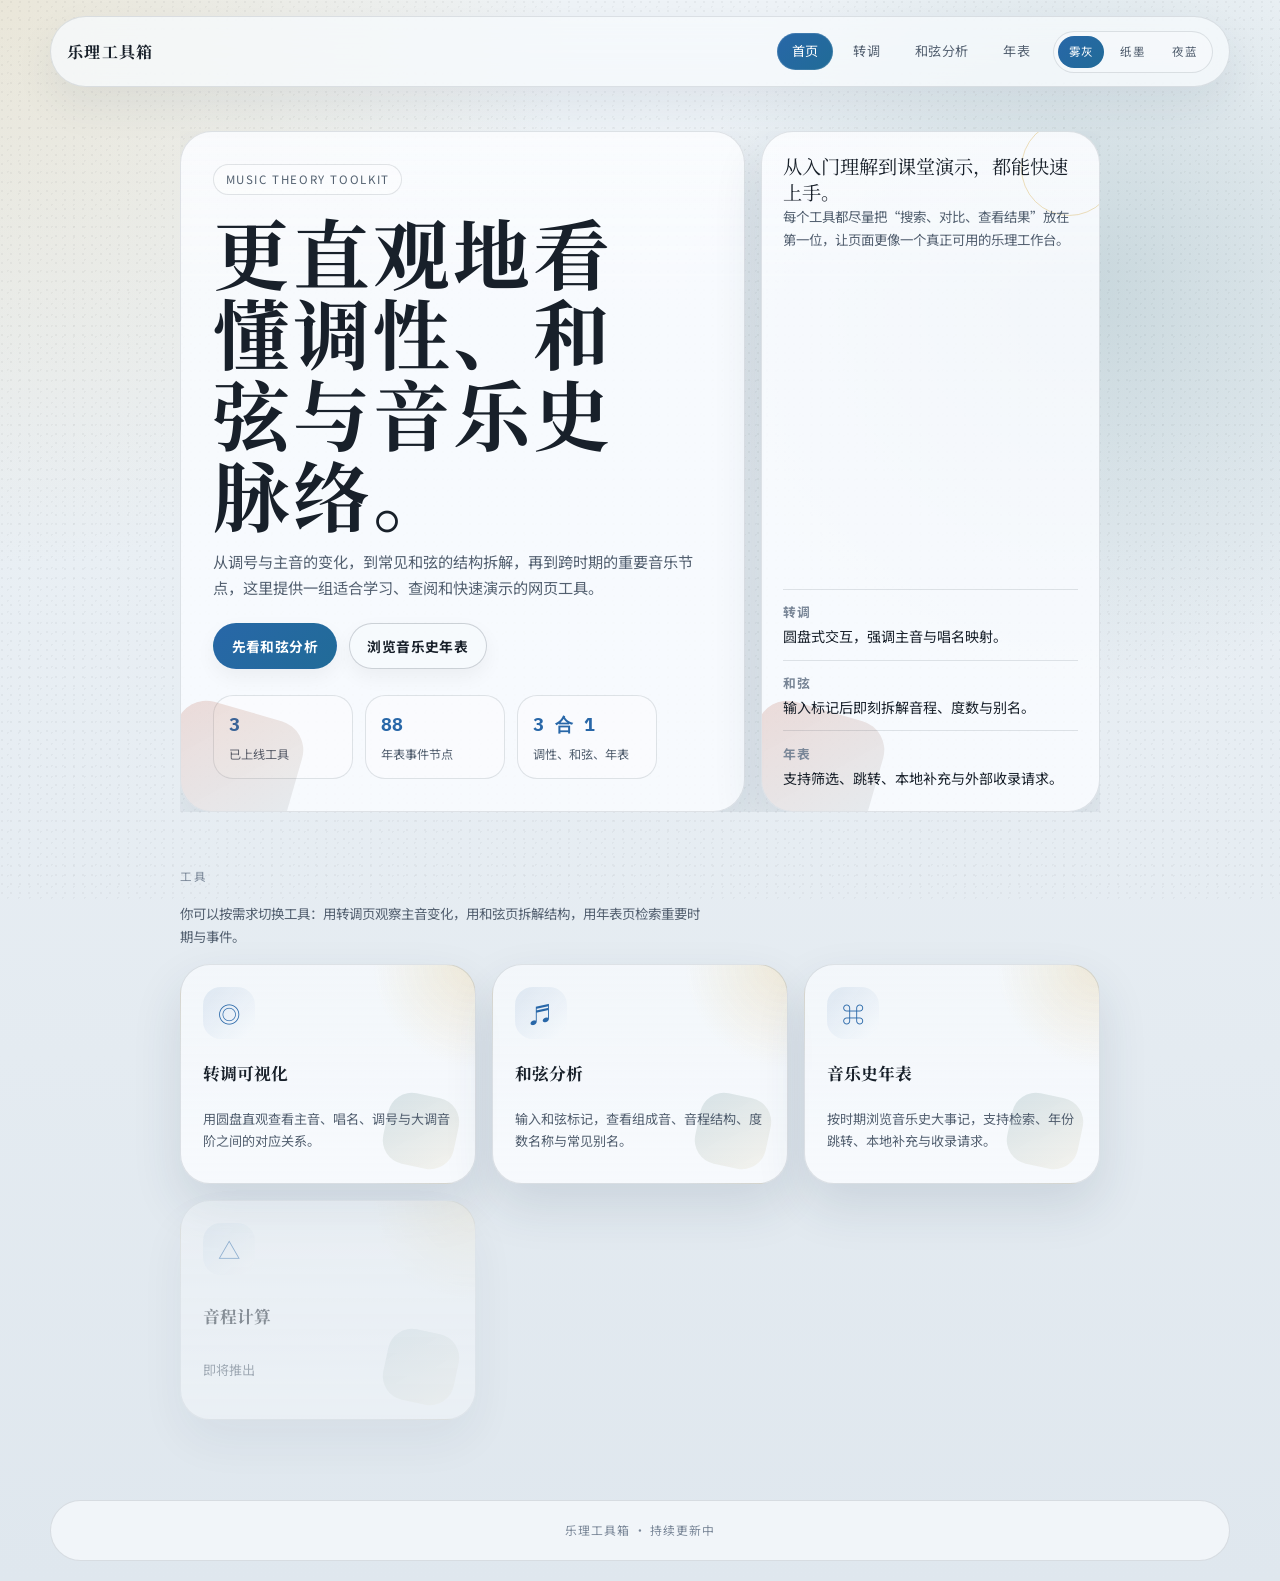
<file: index.html>
﻿<!DOCTYPE html>
<html lang="zh-CN">
<head>
<meta charset="UTF-8">
<meta name="viewport" content="width=device-width, initial-scale=1.0">
<title>乐理工具箱</title>
<link rel="stylesheet" href="assets/css/app.css">
<style>
  .hero {
    position: relative;
    overflow: hidden;
    display: grid;
    grid-template-columns: minmax(0, 1.25fr) minmax(260px, .75fr);
    gap: 1rem;
    margin-bottom: 2rem;
  }
  .hero-panel,
  .hero-side {
    position: relative;
    overflow: hidden;
    border: 1px solid var(--border);
    border-radius: 32px;
    background: linear-gradient(180deg, rgba(255,255,255,.32), transparent 24%), var(--surface);
    box-shadow: var(--shadow-card);
  }
  .hero-panel {
    padding: 2rem;
  }
  .hero-side {
    display: grid;
    align-content: space-between;
    gap: 1rem;
    padding: 1.3rem;
  }
  .eyebrow {
    display: inline-flex;
    align-items: center;
    gap: .5rem;
    padding: .28rem .72rem;
    border: 1px solid var(--border);
    border-radius: 999px;
    background: rgba(255,255,255,.25);
    font-size: .72rem;
    text-transform: uppercase;
    letter-spacing: .14em;
    color: var(--text-sec);
  }
  .hero-panel h1 {
    margin-top: 1rem;
    max-width: 10ch;
    font-family: 'Noto Serif SC', serif;
    font-size: clamp(2.7rem, 6vw, 4.8rem);
    line-height: 1.05;
    letter-spacing: .04em;
  }
  .hero-panel p {
    max-width: 560px;
    margin-top: 1rem;
    color: var(--text-sec);
    font-size: .95rem;
  }
  .hero-actions,
  .hero-metrics {
    display: flex;
    gap: .75rem;
    flex-wrap: wrap;
    align-items: center;
  }
  .hero-actions {
    margin-top: 1.4rem;
  }
  .hero-metrics {
    margin-top: 1.6rem;
  }
  .metric {
    min-width: 140px;
    padding: .8rem .95rem;
    border: 1px solid var(--border);
    border-radius: 20px;
    background: rgba(255,255,255,.24);
  }
  .metric strong {
    display: block;
    font-family: 'IBM Plex Mono', monospace;
    font-size: 1.15rem;
    color: var(--accent);
  }
  .metric span {
    font-size: .76rem;
    color: var(--text-sec);
  }
  .hero-side::before,
  .hero-panel::before {
    content: '';
    position: absolute;
    inset: auto auto -28px -16px;
    width: 130px;
    height: 130px;
    border-radius: 30px;
    background: linear-gradient(135deg, rgba(181,77,47,.18), rgba(28,89,98,.08));
    transform: rotate(16deg);
  }
  .hero-side::after {
    content: '';
    position: absolute;
    top: -12px;
    right: -18px;
    width: 96px;
    height: 96px;
    border-radius: 50%;
    border: 1px solid rgba(212,165,61,.35);
  }
  .side-title {
    position: relative;
    z-index: 1;
    font-family: 'Noto Serif SC', serif;
    font-size: 1.2rem;
    line-height: 1.35;
  }
  .side-copy {
    position: relative;
    z-index: 1;
    color: var(--text-sec);
    font-size: .84rem;
  }
  .side-list {
    position: relative;
    z-index: 1;
    display: grid;
    gap: .65rem;
  }
  .side-item {
    padding-top: .7rem;
    border-top: 1px solid var(--border);
  }
  .side-item strong {
    display: block;
    font-size: .8rem;
    letter-spacing: .08em;
    text-transform: uppercase;
    color: var(--text-ter);
  }
  .side-item span {
    display: block;
    margin-top: .15rem;
    font-size: .88rem;
    color: var(--text-pri);
  }
  .section-label {
    margin: 1.4rem 0 1rem;
    font-size: .72rem;
    text-transform: uppercase;
    letter-spacing: .16em;
    color: var(--text-ter);
  }
  .section-head {
    display: flex;
    justify-content: space-between;
    gap: 1rem;
    align-items: end;
    margin-bottom: 1rem;
  }
  .section-head p {
    max-width: 520px;
    color: var(--text-sec);
    font-size: .84rem;
  }
  @media (max-width: 860px) {
    .hero {
      grid-template-columns: 1fr;
    }
    .section-head {
      flex-direction: column;
      align-items: start;
    }
  }
</style>
</head>
<body>

<nav class="nav">
  <a class="nav-brand" href="index.html">乐理工具箱</a>
  <div class="nav-tools">
    <ul class="nav-links">
      <li><a href="index.html" class="active">首页</a></li>
      <li><a href="tools/transposition.html">转调</a></li>
      <li><a href="tools/chord_analysis.html">和弦分析</a></li>
      <li><a href="tools/timeline.html">年表</a></li>
    </ul>
    <div class="theme-switcher" aria-label="配色方案">
      <button class="theme-btn" type="button" data-theme-choice="slate">雾灰</button>
      <button class="theme-btn" type="button" data-theme-choice="parchment">纸墨</button>
      <button class="theme-btn" type="button" data-theme-choice="night">夜蓝</button>
    </div>
  </div>
</nav>

<div class="page">
  <div class="hero">
    <section class="hero-panel">
      <div class="eyebrow">Music Theory Toolkit</div>
      <h1>更直观地看懂调性、和弦与音乐史脉络。</h1>
      <p>从调号与主音的变化，到常见和弦的结构拆解，再到跨时期的重要音乐节点，这里提供一组适合学习、查阅和快速演示的网页工具。</p>
      <div class="hero-actions">
        <a class="btn btn-accent" href="tools/chord_analysis.html">先看和弦分析</a>
        <a class="btn" href="tools/timeline.html">浏览音乐史年表</a>
      </div>
      <div class="hero-metrics">
        <div class="metric"><strong>3</strong><span>已上线工具</span></div>
        <div class="metric"><strong>88</strong><span>年表事件节点</span></div>
        <div class="metric"><strong>3 合 1</strong><span>调性、和弦、年表</span></div>
      </div>
    </section>
    <aside class="hero-side">
      <div>
        <div class="side-title">从入门理解到课堂演示，都能快速上手。</div>
        <div class="side-copy">每个工具都尽量把“搜索、对比、查看结果”放在第一位，让页面更像一个真正可用的乐理工作台。</div>
      </div>
      <div class="side-list">
        <div class="side-item">
          <strong>转调</strong>
          <span>圆盘式交互，强调主音与唱名映射。</span>
        </div>
        <div class="side-item">
          <strong>和弦</strong>
          <span>输入标记后即刻拆解音程、度数与别名。</span>
        </div>
        <div class="side-item">
          <strong>年表</strong>
          <span>支持筛选、跳转、本地补充与外部收录请求。</span>
        </div>
      </div>
    </aside>
  </div>

  <div class="section-head">
    <div>
      <div class="section-label">工具</div>
      <p>你可以按需求切换工具：用转调页观察主音变化，用和弦页拆解结构，用年表页检索重要时期与事件。</p>
    </div>
  </div>
  <div class="tool-grid">
    <a class="tool-card" href="tools/transposition.html">
      <div class="tool-card-icon">◎</div>
      <div class="tool-card-name">转调可视化</div>
      <div class="tool-card-desc">用圆盘直观查看主音、唱名、调号与大调音阶之间的对应关系。</div>
    </a>
    <a class="tool-card" href="tools/chord_analysis.html">
      <div class="tool-card-icon">♬</div>
      <div class="tool-card-name">和弦分析</div>
      <div class="tool-card-desc">输入和弦标记，查看组成音、音程结构、度数名称与常见别名。</div>
    </a>
    <a class="tool-card" href="tools/timeline.html">
      <div class="tool-card-icon">⌘</div>
      <div class="tool-card-name">音乐史年表</div>
      <div class="tool-card-desc">按时期浏览音乐史大事记，支持检索、年份跳转、本地补充与收录请求。</div>
    </a>
    <div class="tool-card" style="opacity:.45; pointer-events:none; cursor:default;">
      <div class="tool-card-icon">△</div>
      <div class="tool-card-name">音程计算</div>
      <div class="tool-card-desc">即将推出</div>
    </div>
  </div>
</div>

<footer class="footer">乐理工具箱 · 持续更新中</footer>

<script src="assets/js/theme.js"></script>
</body>
</html>
</file>
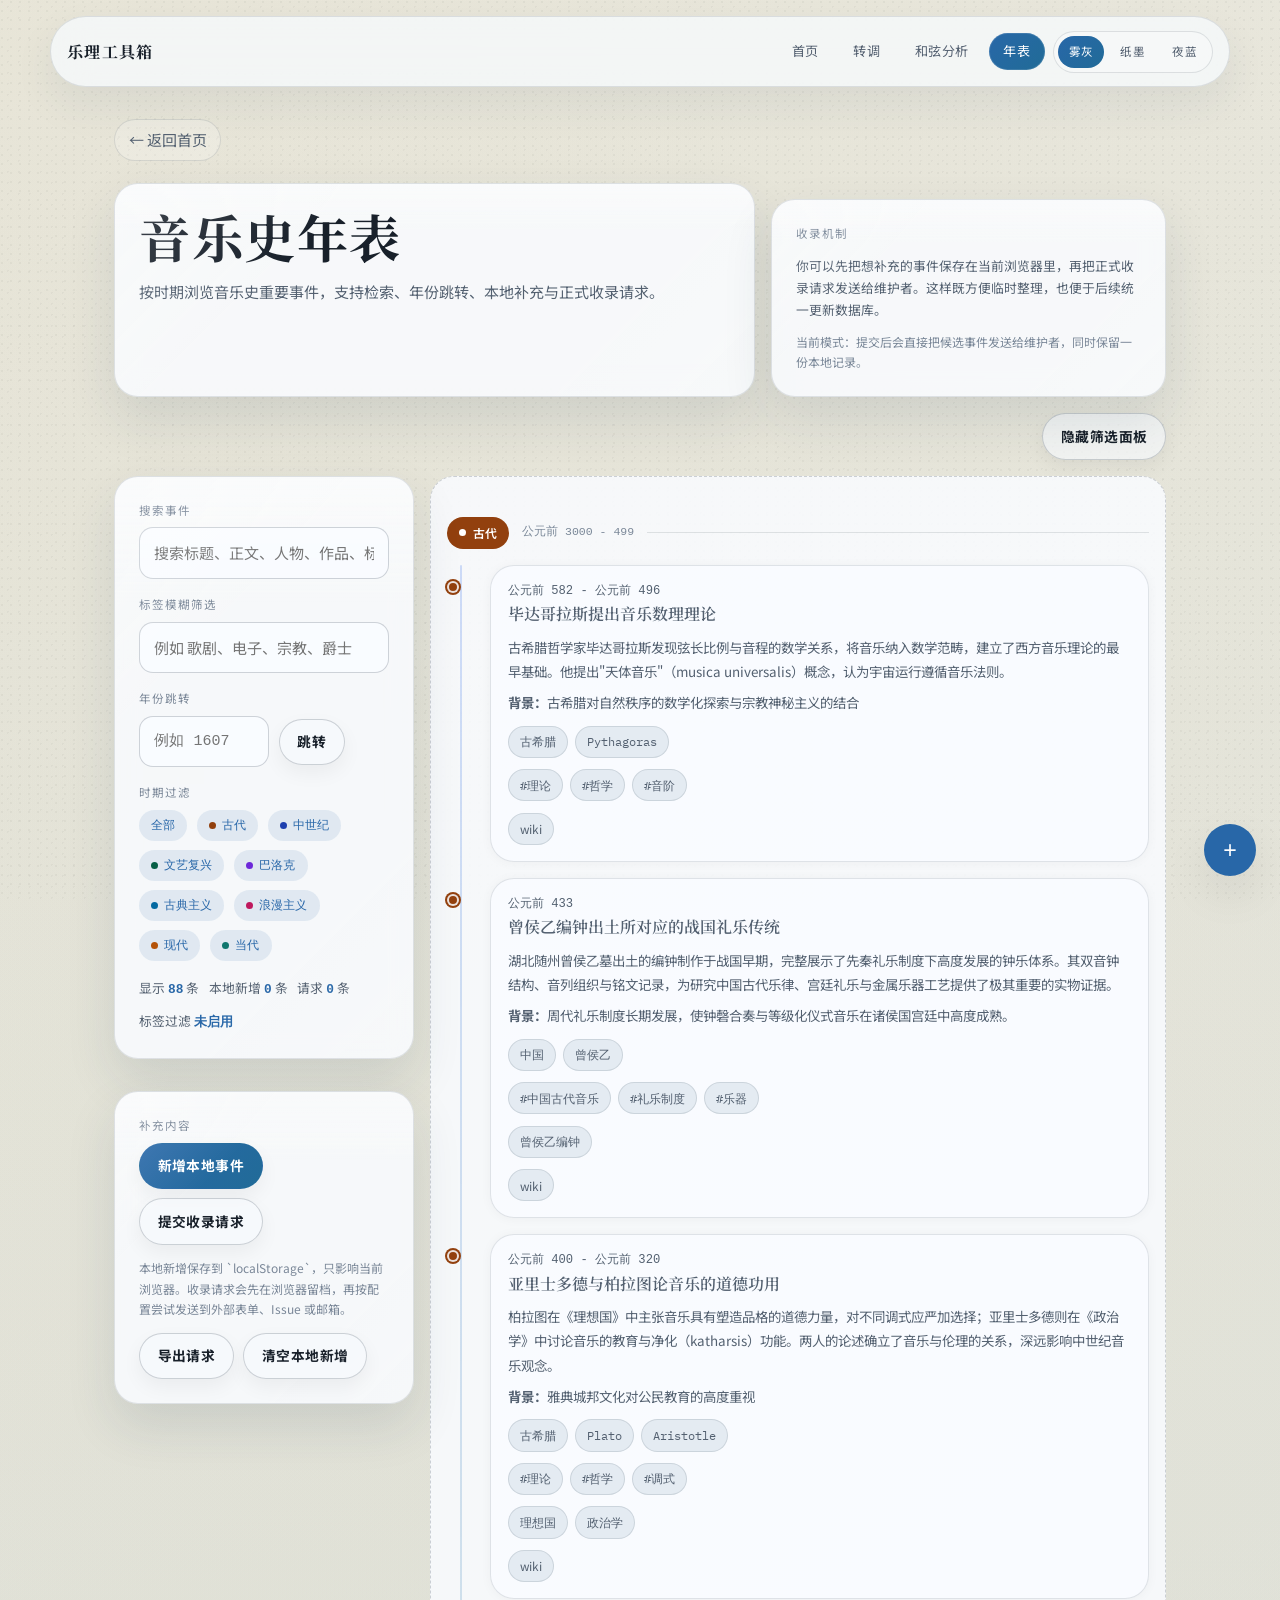
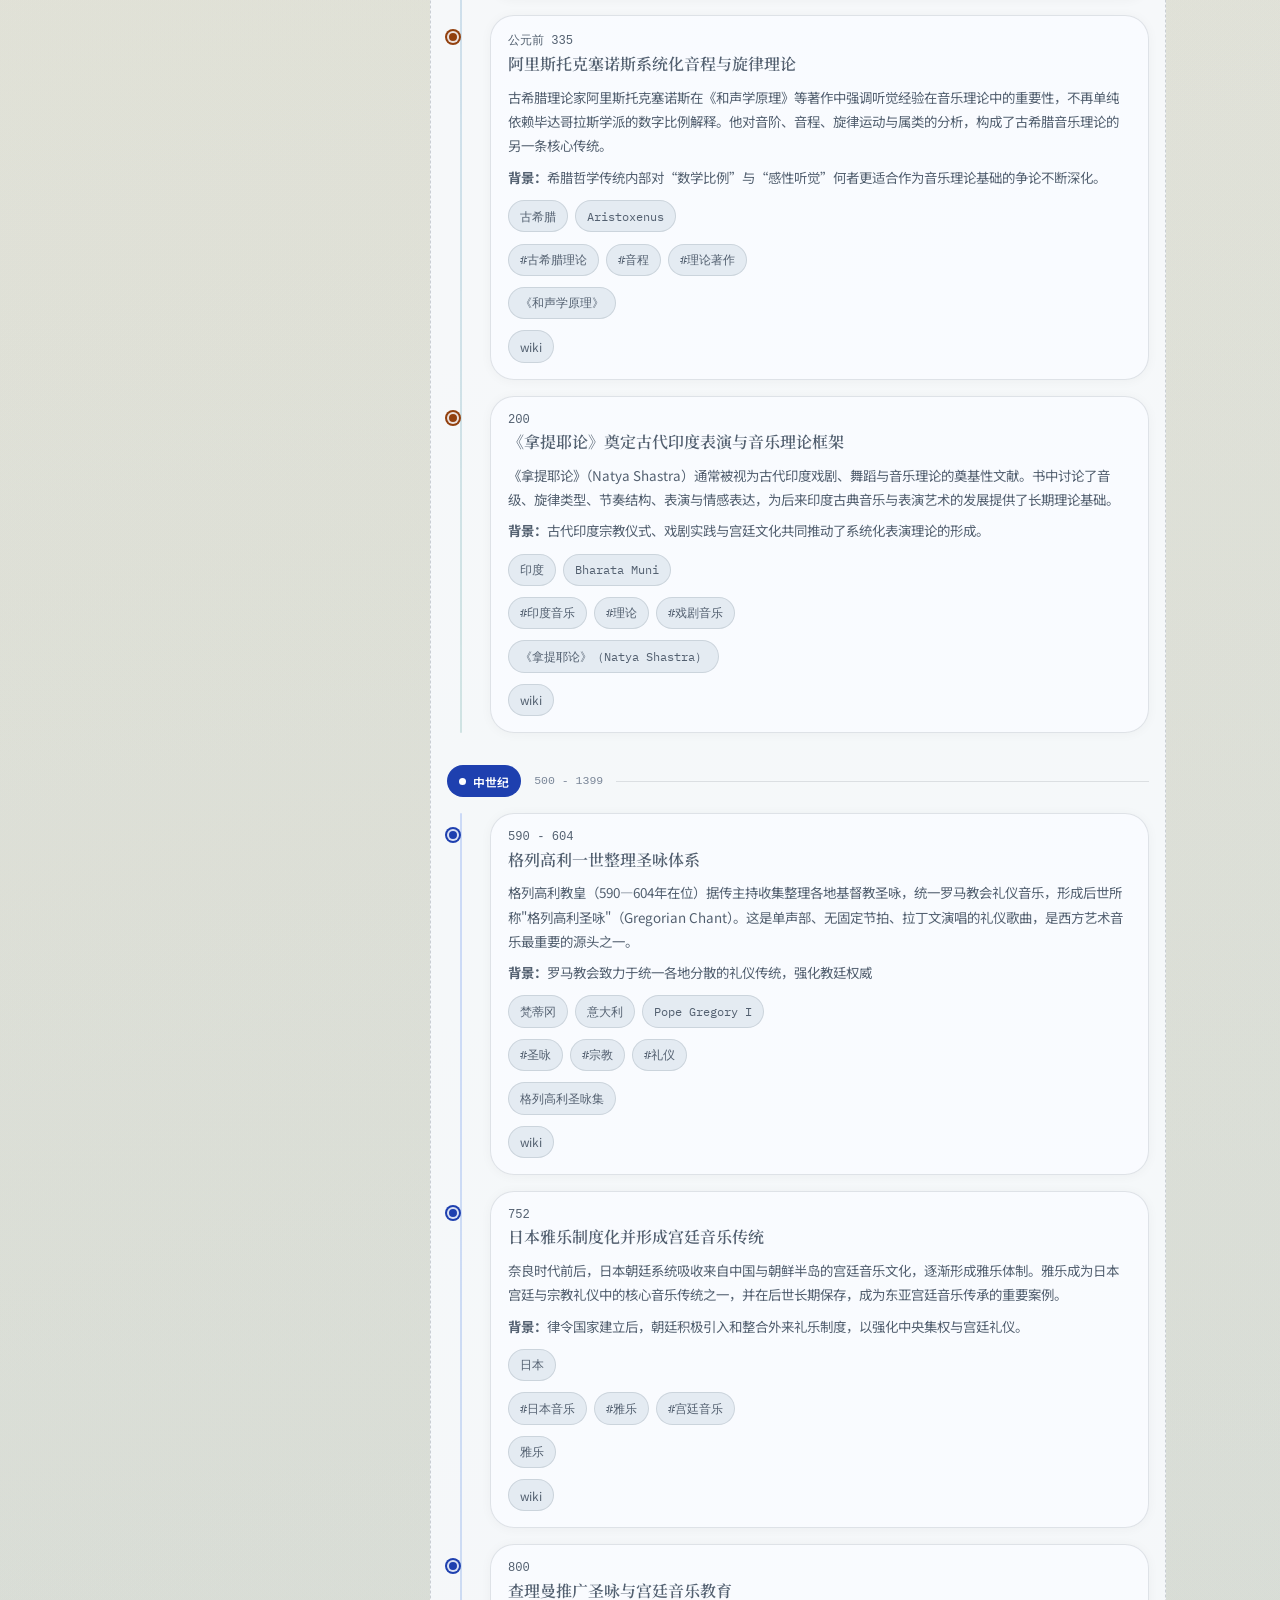
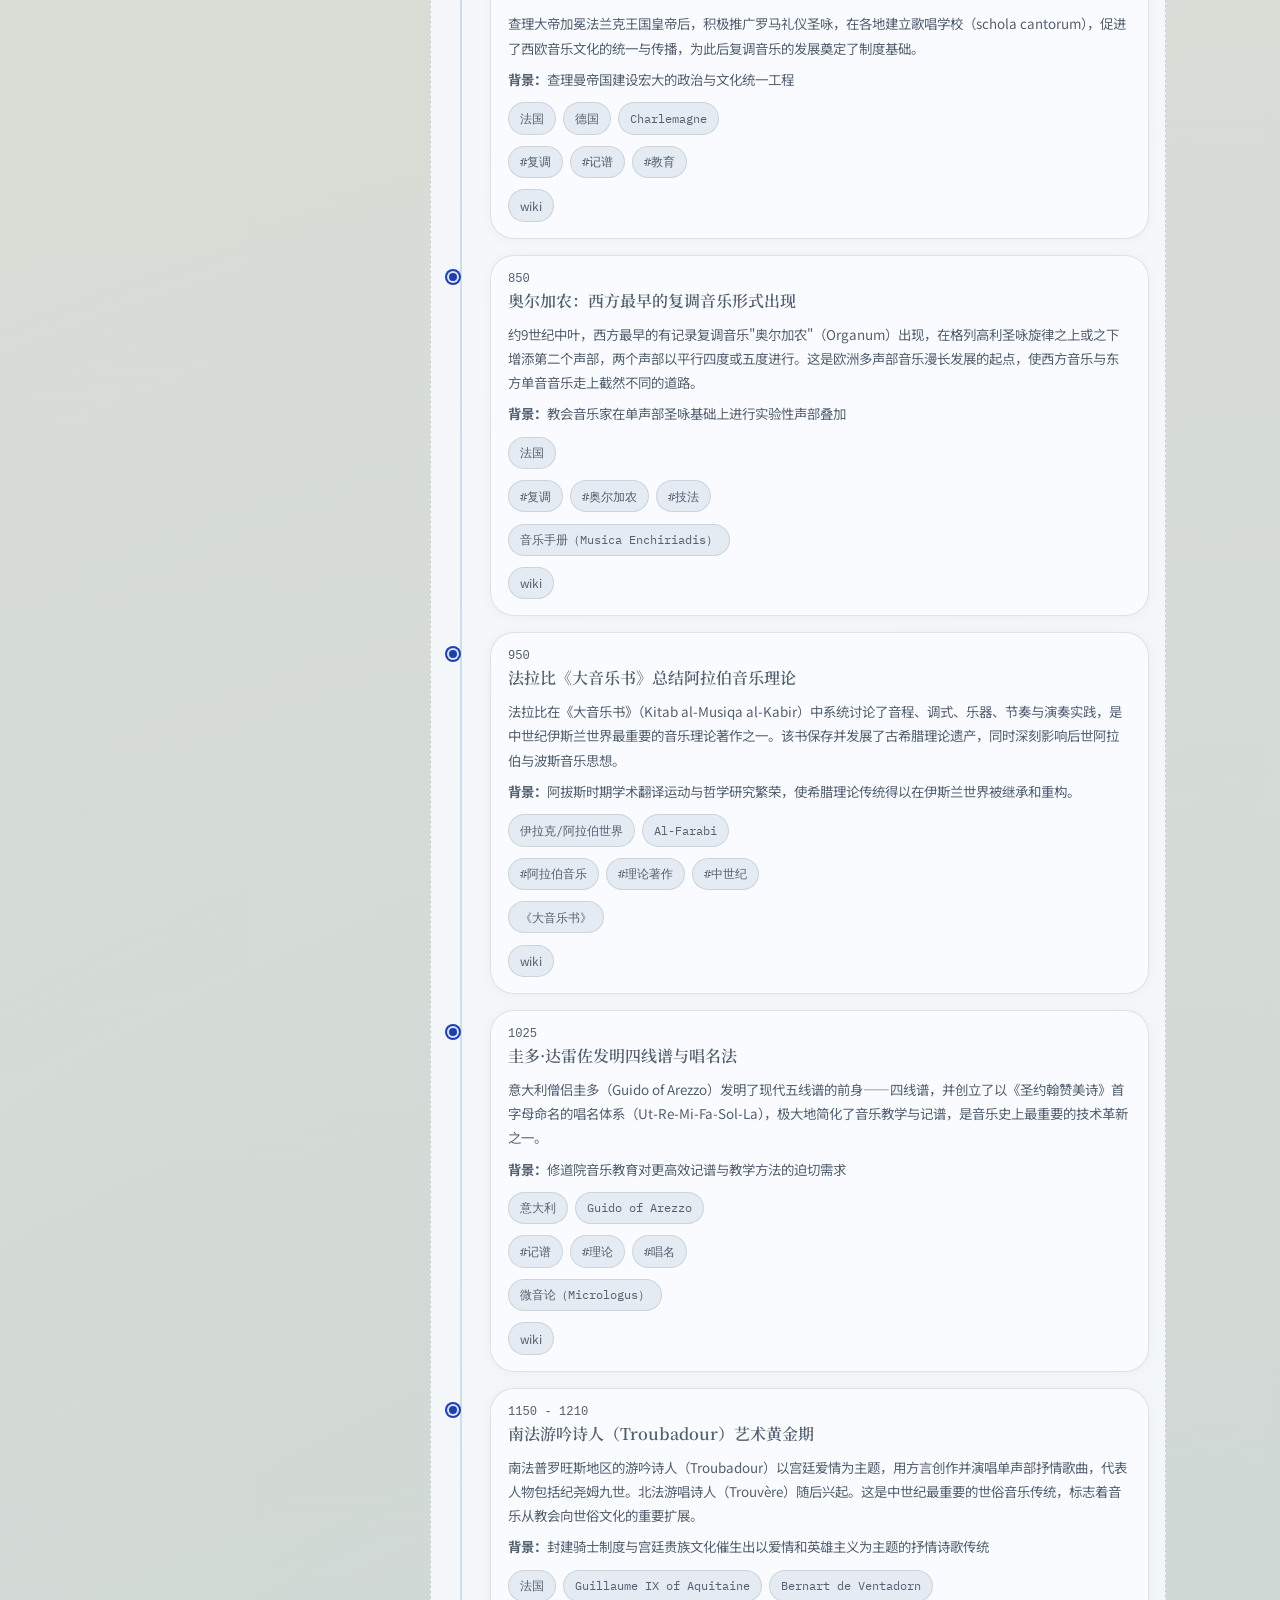
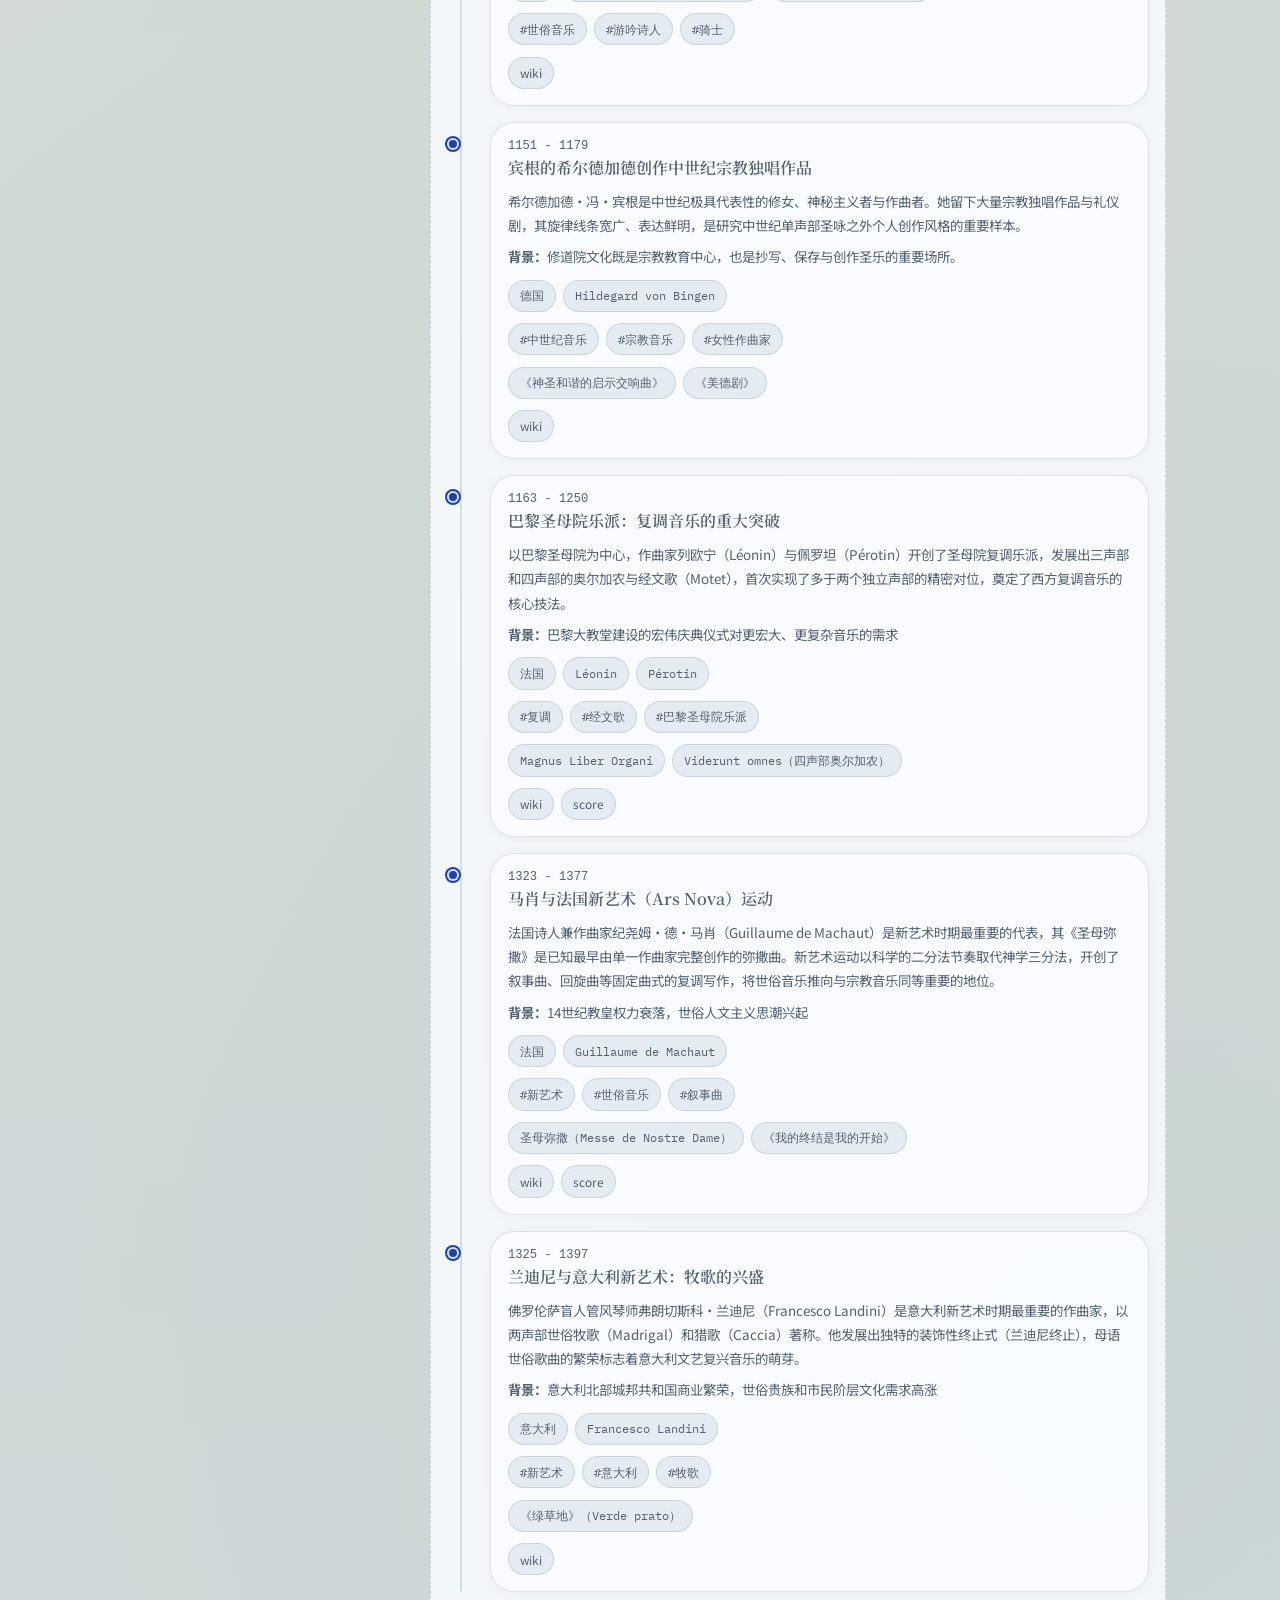
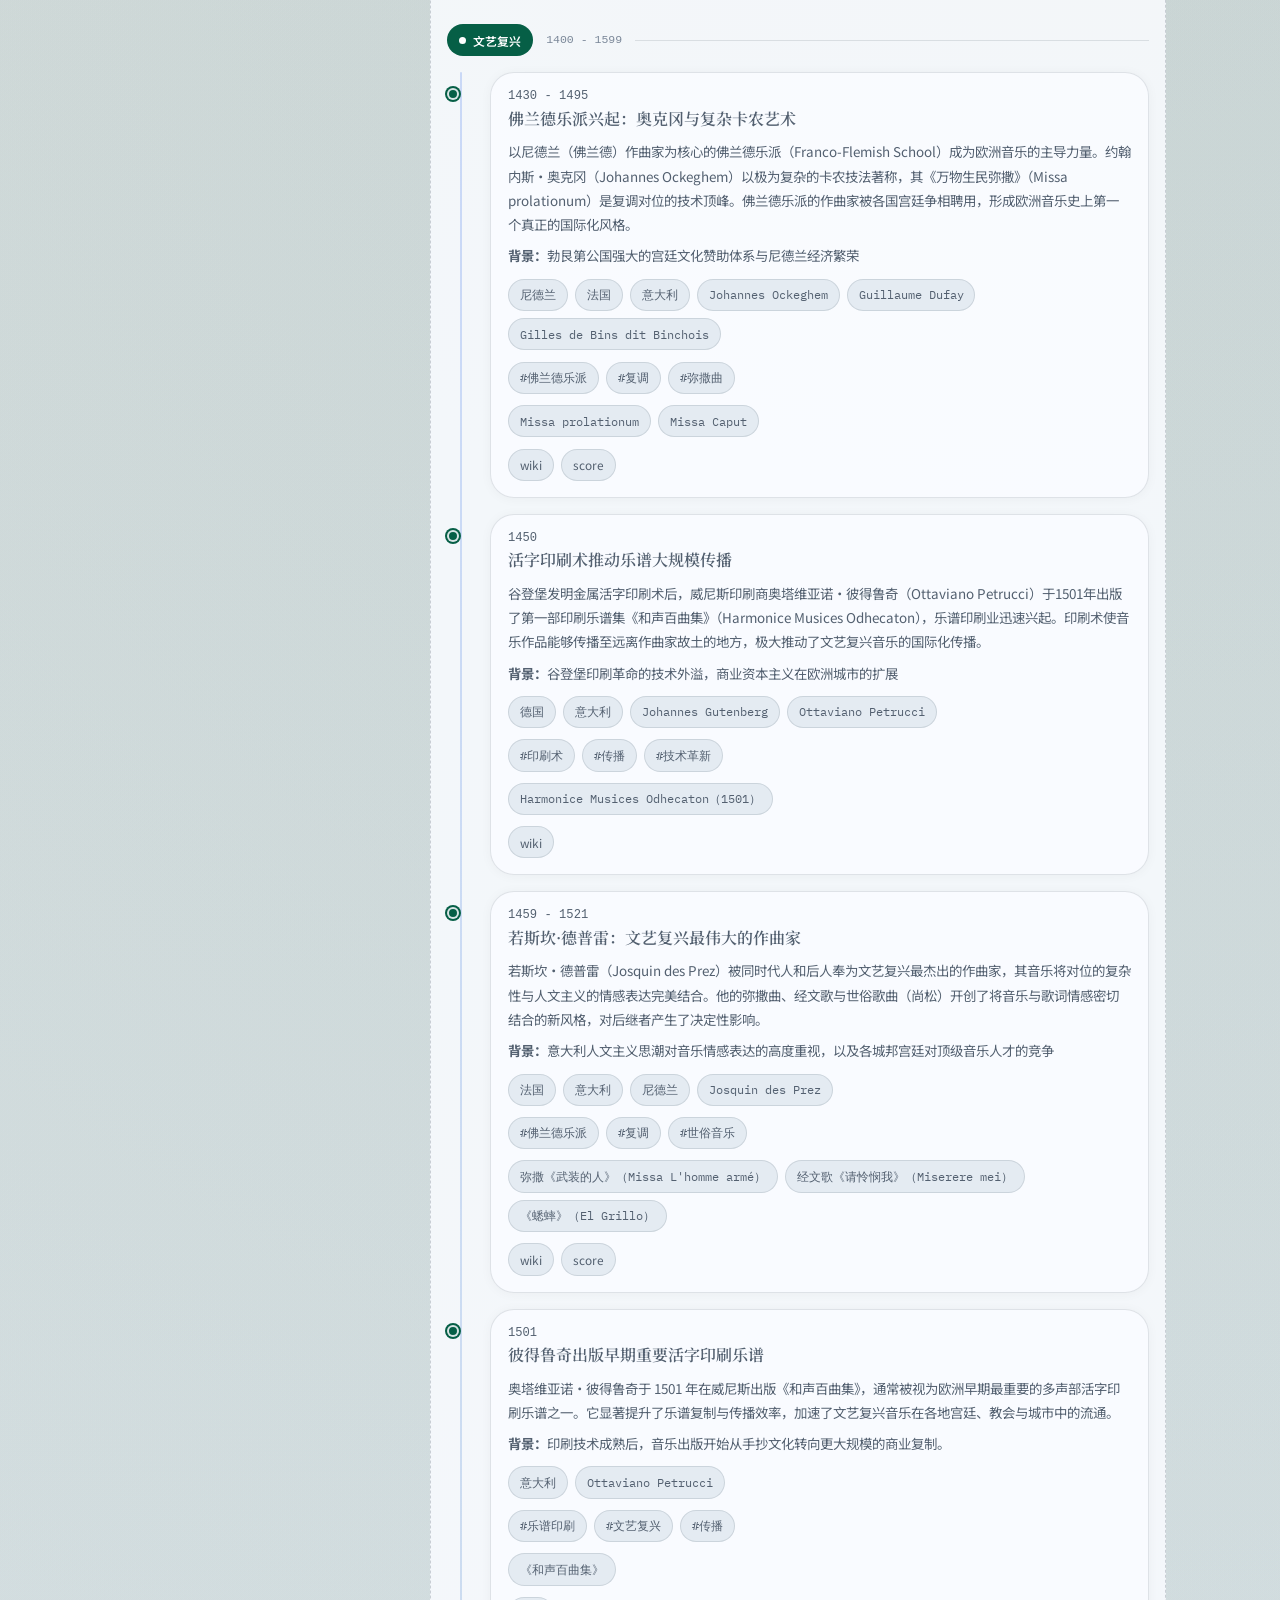
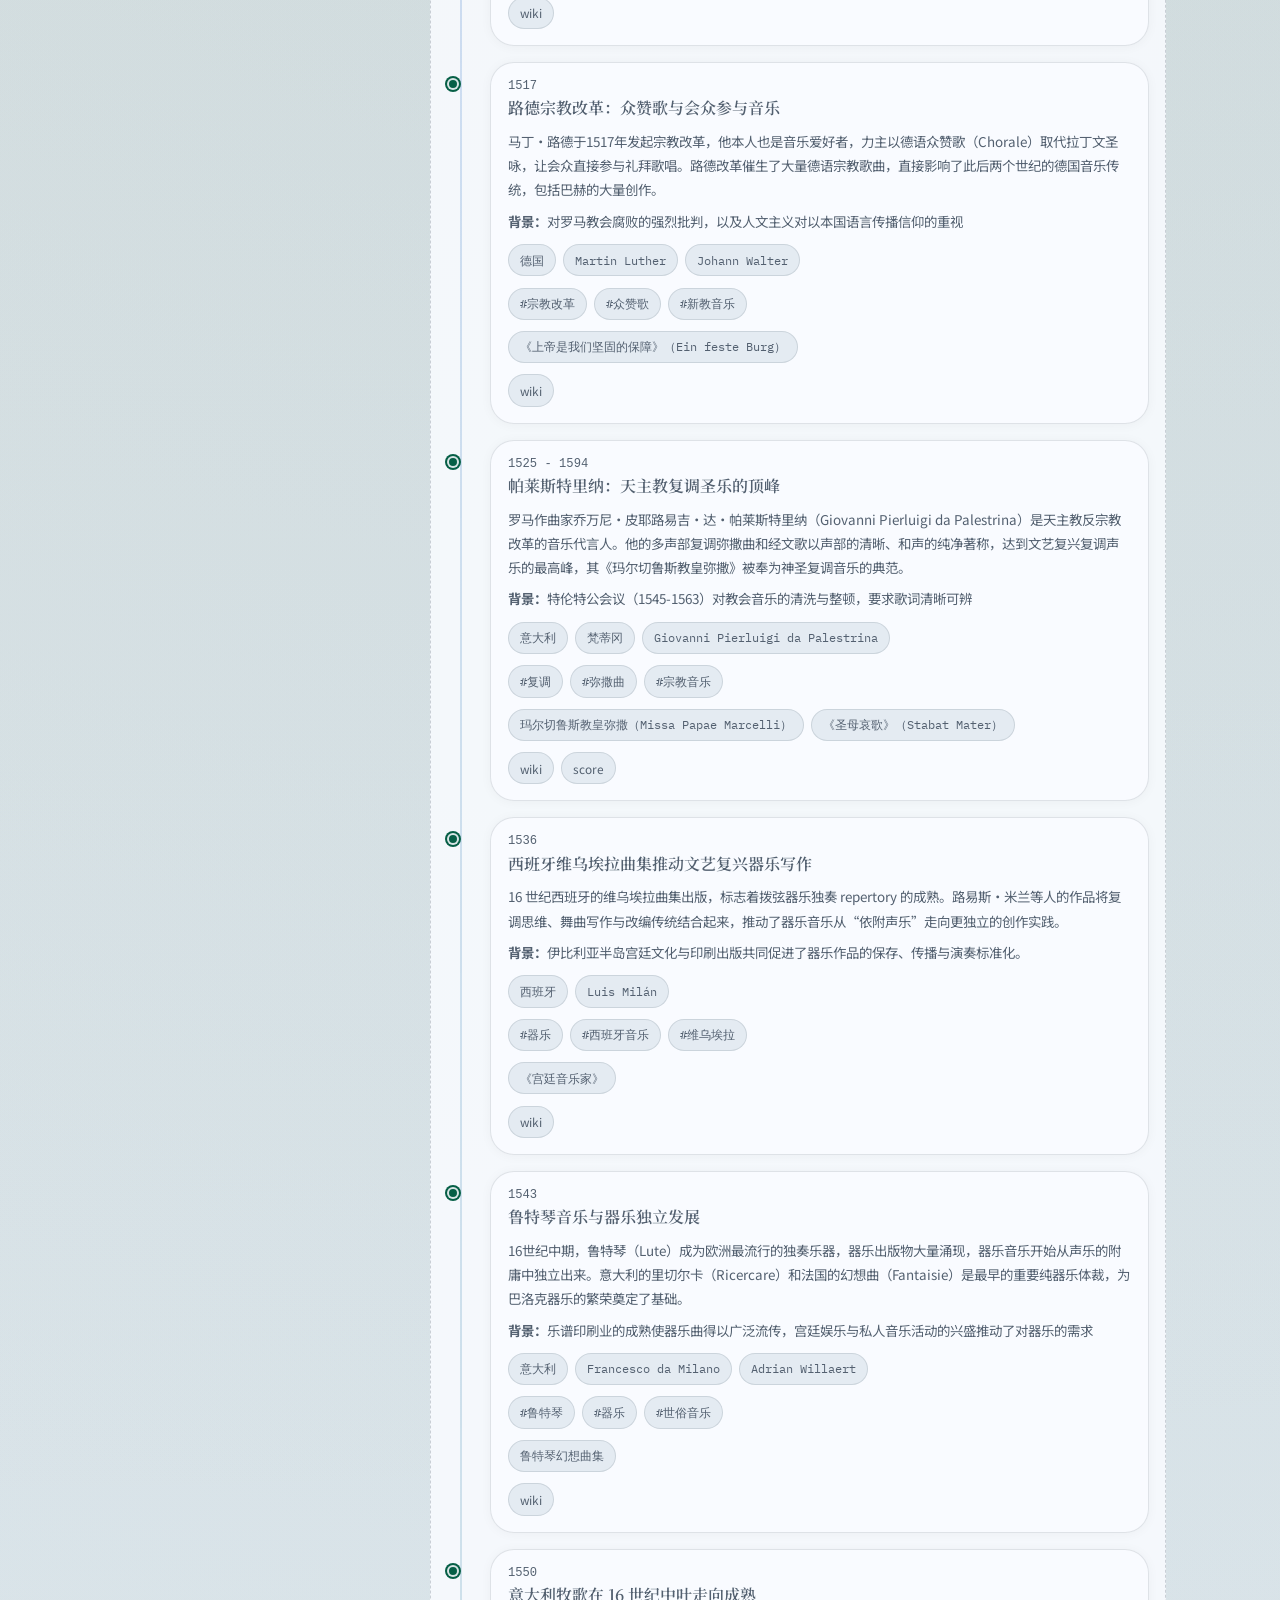
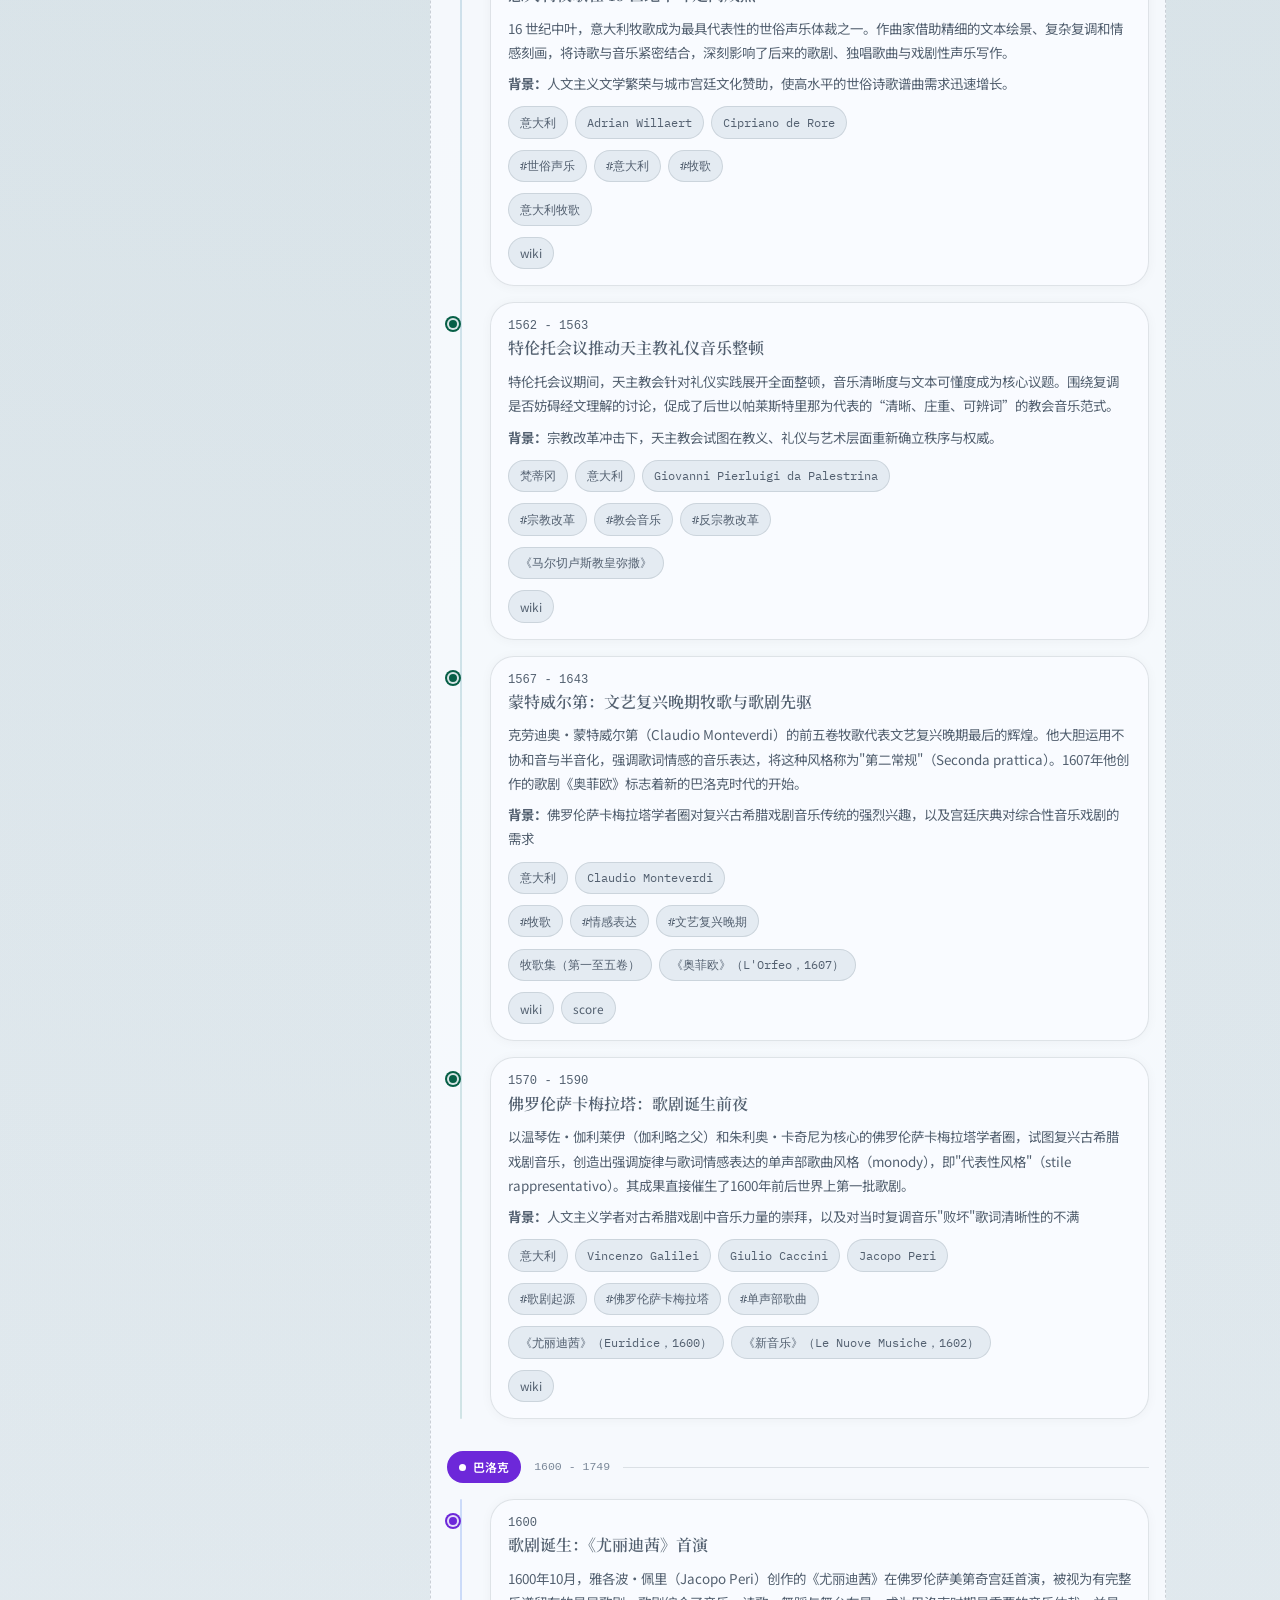
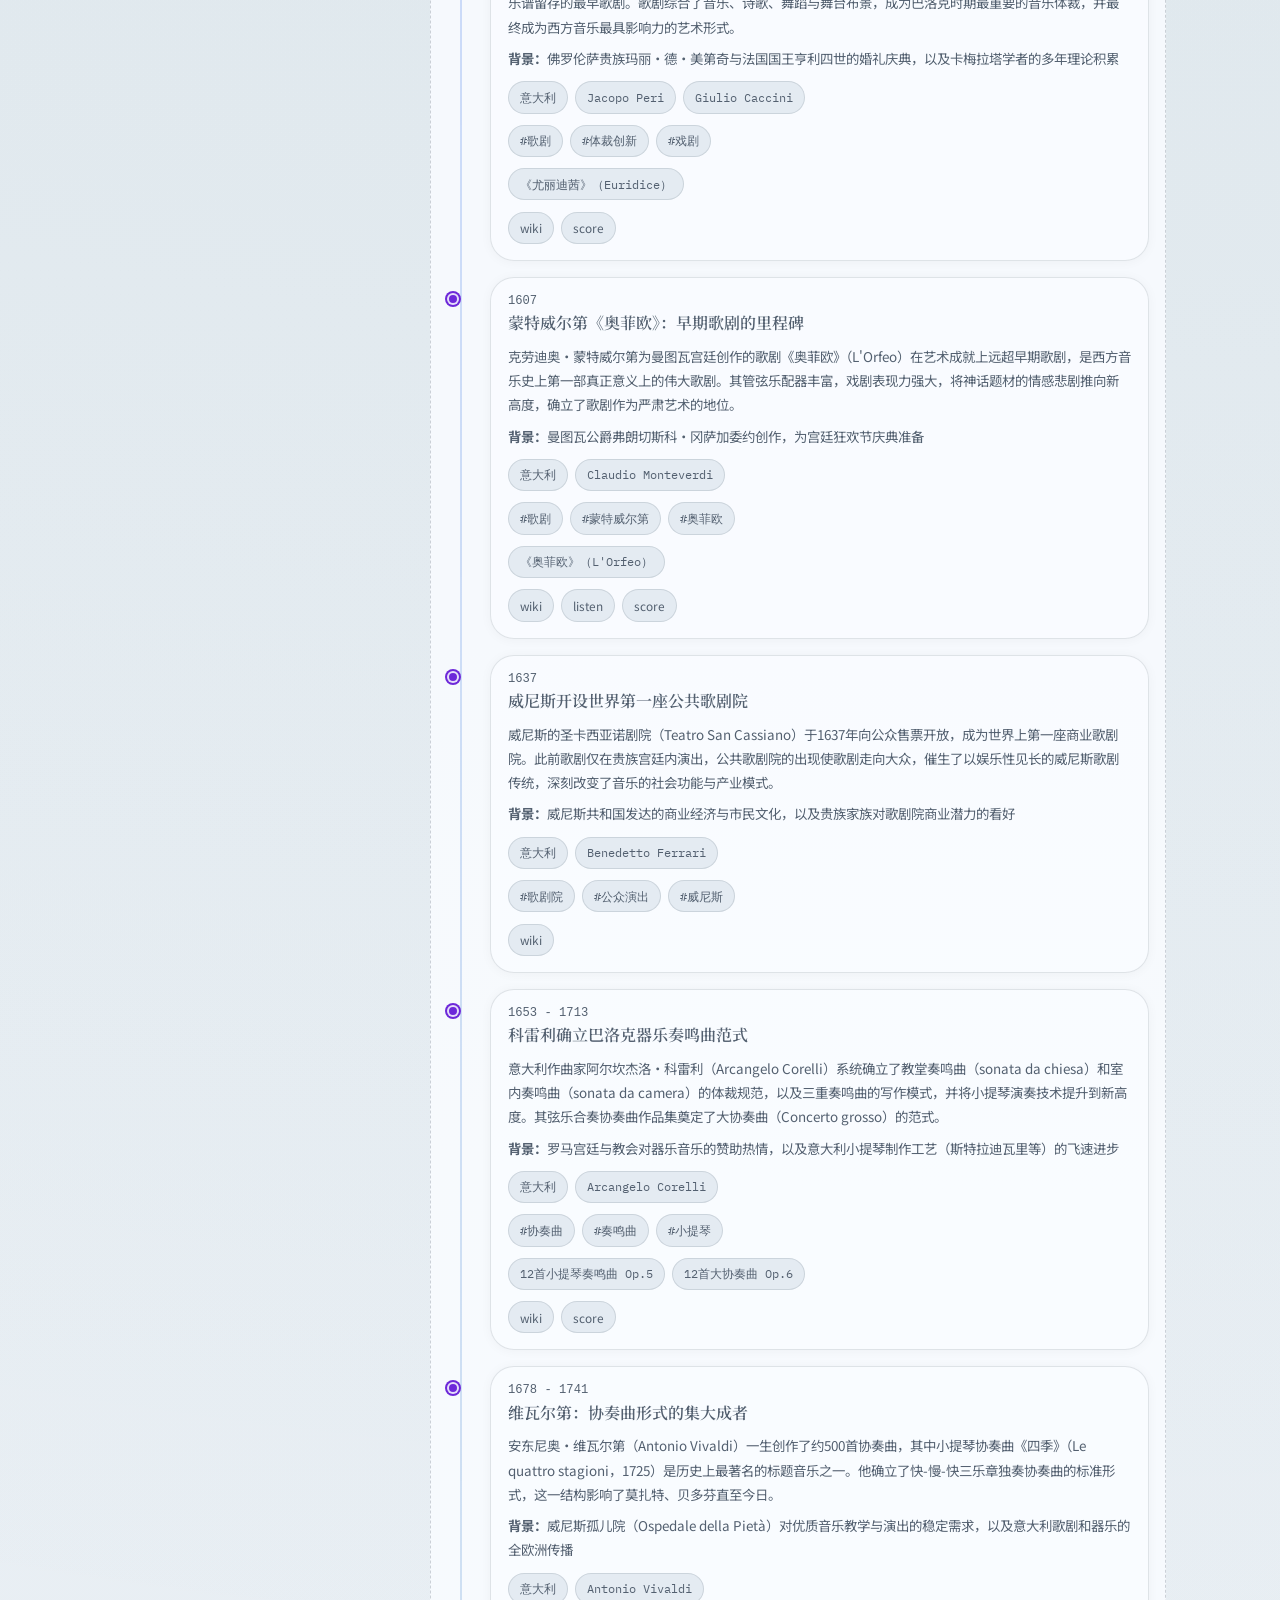
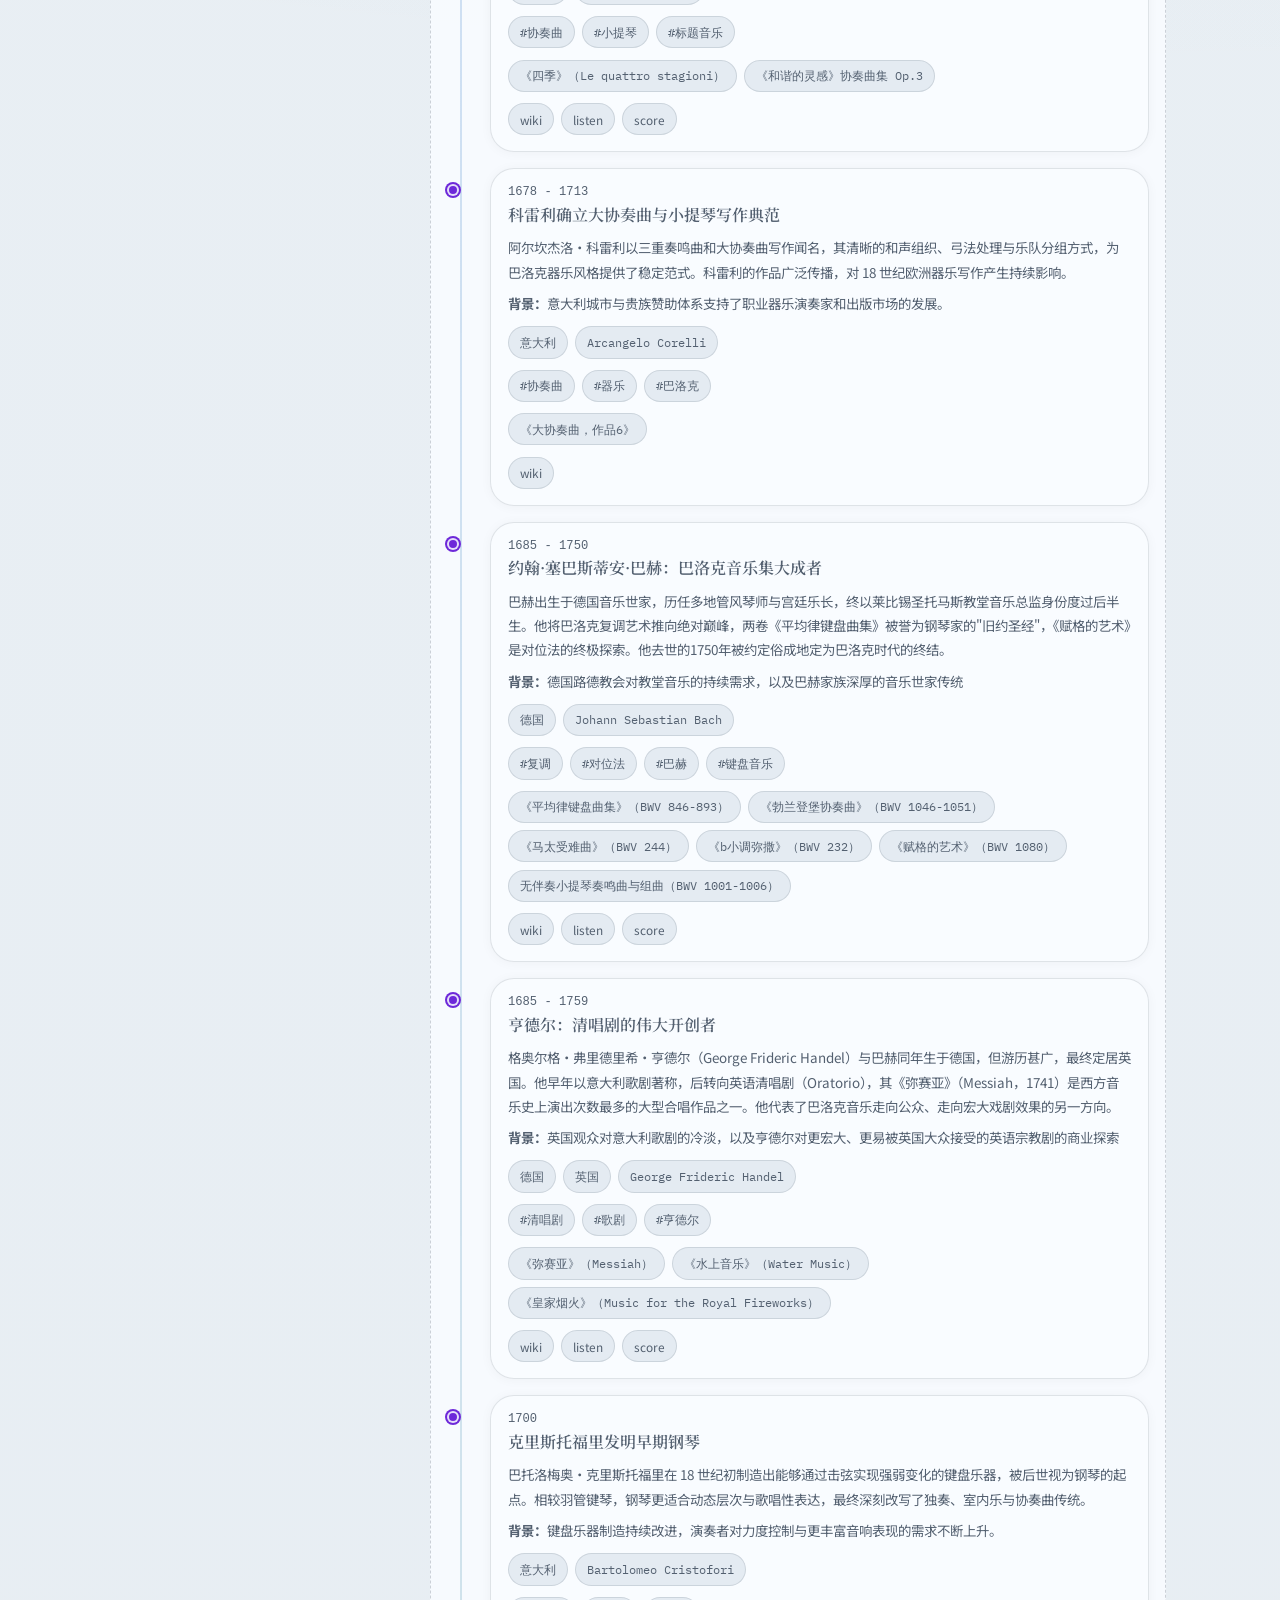
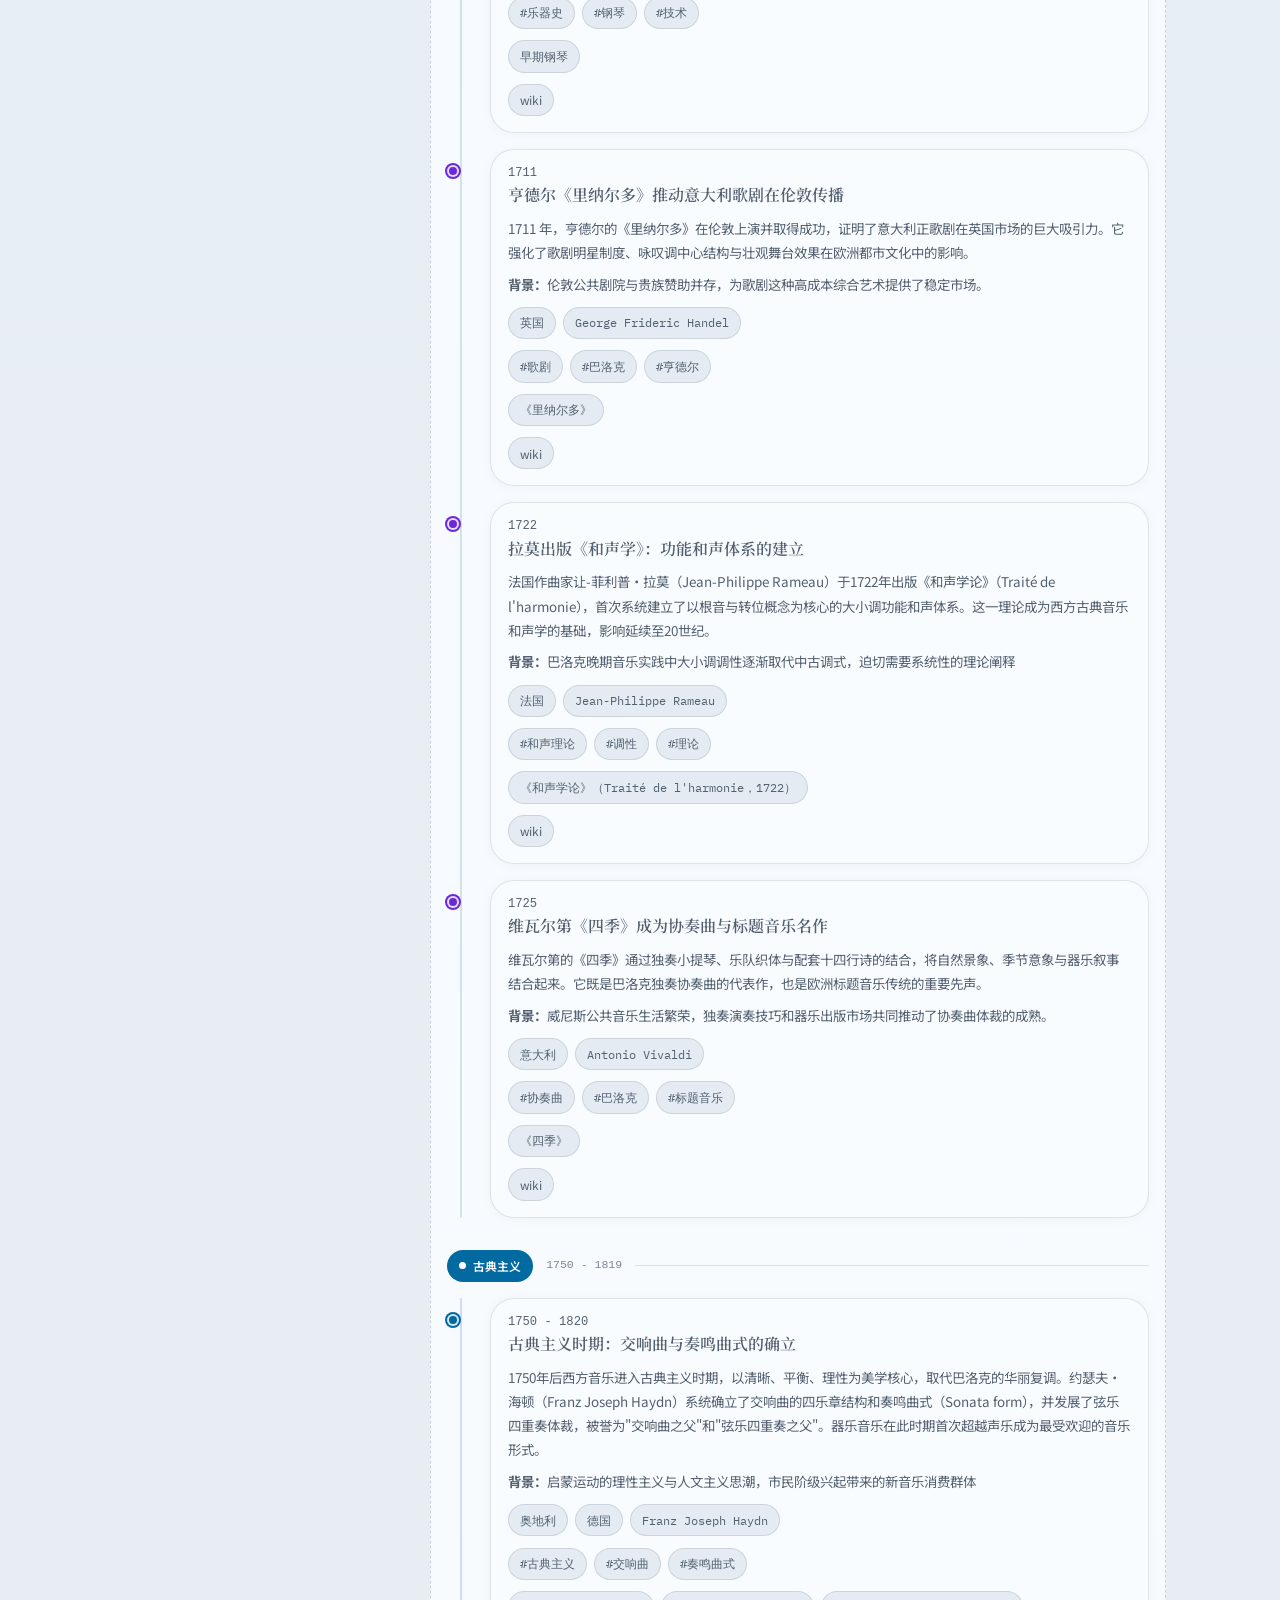
<file: tools/timeline.html>
﻿<!doctype html>
<html lang="zh-CN">
<head>
<meta charset="UTF-8">
<meta name="viewport" content="width=device-width, initial-scale=1.0">
<title>音乐史年表 · 乐理工具箱</title>
<link rel="stylesheet" href="../assets/css/app.css">
<style>
.shell{max-width:1100px;margin:0 auto;padding:2rem 1.5rem 5rem}.hero,.grid,.modal-grid{display:grid;gap:1rem}.hero{grid-template-columns:1.3fr .8fr;margin-bottom:1rem}.grid{grid-template-columns:300px 1fr;align-items:start}.shell.collapsed .grid{grid-template-columns:1fr}.side{position:sticky;top:72px;display:grid;gap:1rem}.shell.collapsed .side{display:none}.toolbar{display:flex;justify-content:flex-end;gap:.6rem;margin-bottom:1rem}.label{display:block;font-size:.72rem;text-transform:uppercase;letter-spacing:.08em;color:var(--text-ter);margin-bottom:.45rem}.input,.textarea,.select{width:100%;padding:.75rem .9rem;border:1px solid var(--border-mid);border-radius:var(--radius-sm);background:var(--surface);color:var(--text-pri);font:inherit}.input:focus,.textarea:focus,.select:focus{outline:none;border-color:var(--accent);box-shadow:0 0 0 4px var(--accent-bg)}.row,.chips,.stats,.actions,.modal-actions{display:flex;gap:.6rem;flex-wrap:wrap;align-items:center}.jump{max-width:130px;font-family:'DM Mono',monospace}.chip{display:inline-flex;gap:.38rem;align-items:center;padding:.36rem .7rem;border:1px solid var(--border);border-radius:999px;background:var(--surface2);color:var(--text-sec);font-size:.76rem;cursor:pointer}.chip.active{background:var(--accent-bg);color:var(--accent);border-color:transparent}.dot{width:7px;height:7px;border-radius:50%;background:currentColor}.stats{font-size:.8rem;color:var(--text-sec)}.stats strong{font-family:'DM Mono',monospace;color:var(--accent)}.note{font-size:.8rem;color:var(--text-sec);line-height:1.7}.subnote{font-size:.75rem;color:var(--text-ter);line-height:1.7}.list{position:relative;padding-left:2.7rem}.list:before{content:'';position:absolute;left:13px;top:0;bottom:0;width:2px;background:linear-gradient(180deg,rgba(37,99,235,.2),rgba(15,118,110,.16));border-radius:999px}.era+.era{margin-top:2rem}.era-head{display:flex;gap:.8rem;align-items:center;margin-bottom:1rem}.era-badge{display:inline-flex;gap:.4rem;align-items:center;padding:.34rem .78rem;border-radius:999px;color:#fff;font-size:.74rem;font-weight:600}.era-range{font-size:.72rem;color:var(--text-ter);font-family:'DM Mono',monospace}.era-line{flex:1;height:1px;background:var(--border)}.item{position:relative;padding-bottom:1rem}.item:last-child{padding-bottom:0}.item-dot{position:absolute;left:-2.7rem;top:1rem;width:12px;height:12px;border-radius:50%;border:2px solid var(--surface);box-shadow:0 0 0 2px currentColor;background:currentColor}.event{background:var(--surface);border:1px solid var(--border);border-radius:var(--radius);padding:1rem 1.05rem;box-shadow:0 1px 12px rgba(0,0,0,.04);text-align:left}.top{display:flex;justify-content:space-between;gap:1rem}.year{font:.76rem 'DM Mono',monospace;color:var(--text-sec)}.title{font:600 1rem 'Noto Serif SC',serif;line-height:1.5;margin-top:.2rem}.body{margin-top:.55rem;font-size:.84rem;color:var(--text-sec);line-height:1.8;text-align:left}.meta,.tags,.links{display:flex;gap:.45rem;flex-wrap:wrap;margin-top:.7rem}.pill,.links a{padding:.28rem .68rem;border:1px solid var(--border);border-radius:999px;background:var(--surface2);font-size:.74rem;color:var(--text-sec);text-decoration:none}.links a:hover{background:var(--accent-bg);color:var(--accent);border-color:transparent}.mini{border:1px solid var(--border);background:var(--surface2);color:var(--text-sec);border-radius:var(--radius-sm);padding:.35rem .65rem;font-size:.74rem;cursor:pointer}.state{padding:2.5rem 1rem;text-align:left;color:var(--text-sec);line-height:1.8;border:1px dashed var(--border-mid);border-radius:var(--radius);background:var(--surface)}.state.err{color:#b91c1c}.fab{position:fixed;right:1.5rem;bottom:1.5rem;width:52px;height:52px;border:0;border-radius:50%;background:var(--accent);color:#fff;font-size:1.45rem;cursor:pointer;box-shadow:0 18px 45px rgba(0,0,0,.08)}.modal-wrap{position:fixed;inset:0;background:rgba(0,0,0,.42);display:none;align-items:center;justify-content:center;padding:1rem;z-index:300}.modal-wrap.open{display:flex}.modal{width:min(760px,100%);max-height:88vh;overflow:auto;background:var(--surface);border:1px solid var(--border-mid);border-radius:var(--radius-lg);padding:1.4rem}.modal-title{font:600 1.15rem 'Noto Serif SC',serif;margin-bottom:1rem}.modal-grid{grid-template-columns:repeat(2,minmax(0,1fr))}.textarea{min-height:110px;resize:vertical}mark{background:var(--accent-bg);color:var(--accent);padding:0 2px;border-radius:3px}@media(max-width:920px){.hero,.grid,.modal-grid{grid-template-columns:1fr}.side{position:static}}
</style>
</head>
<body>
<nav class="nav"><a class="nav-brand" href="../index.html">乐理工具箱</a><div class="nav-tools"><ul class="nav-links"><li><a href="../index.html">首页</a></li><li><a href="transposition.html">转调</a></li><li><a href="chord_analysis.html">和弦分析</a></li><li><a href="timeline.html" class="active">年表</a></li></ul><div class="theme-switcher" aria-label="配色方案"><button class="theme-btn" type="button" data-theme-choice="slate">雾灰</button><button class="theme-btn" type="button" data-theme-choice="parchment">纸墨</button><button class="theme-btn" type="button" data-theme-choice="night">夜蓝</button></div></div></nav>
<div class="shell">
<a class="back-link" href="../index.html">← 返回首页</a>
<div class="hero">
<div class="card"><div class="page-header" style="margin-bottom:0"><h1>音乐史年表</h1><p>按时期浏览音乐史重要事件，支持检索、年份跳转、本地补充与正式收录请求。</p></div></div>
<div class="card"><div class="label" style="margin-bottom:.7rem">收录机制</div><div class="note">你可以先把想补充的事件保存在当前浏览器里，再把正式收录请求发送给维护者。这样既方便临时整理，也便于后续统一更新数据库。</div><div id="mode-text" class="subnote" style="margin-top:.7rem"></div></div>
</div>
<div class="toolbar"><button id="toggle-side" class="btn" type="button">隐藏筛选面板</button></div>
<div class="grid">
<aside class="side">
<div class="card">
<label class="label" for="search">搜索事件</label><input id="search" class="input" placeholder="搜索标题、正文、人物、作品、标签">
<div style="margin-top:1rem"><label class="label" for="tag-search">标签模糊筛选</label><input id="tag-search" class="input" placeholder="例如 歌剧、电子、宗教、爵士"></div>
<div style="margin-top:1rem"><label class="label" for="jump">年份跳转</label><div class="row"><input id="jump" class="input jump" type="number" placeholder="例如 1607"><button id="jump-btn" class="btn" type="button">跳转</button></div></div>
<div style="margin-top:1rem"><div class="label">时期过滤</div><div id="eras" class="chips"></div></div>
<div class="stats" style="margin-top:1rem"><span>显示 <strong id="count">0</strong> 条</span><span>本地新增 <strong id="local-count">0</strong> 条</span><span>请求 <strong id="req-count">0</strong> 条</span><span>标签过滤 <strong id="tag-hint">未启用</strong></span></div>
</div>
<div class="card"><div class="label">补充内容</div><div class="actions"><button id="open-add" class="btn btn-accent" type="button">新增本地事件</button><button id="open-req" class="btn" type="button">提交收录请求</button></div><div class="subnote" style="margin-top:.85rem">本地新增保存到 `localStorage`，只影响当前浏览器。收录请求会先在浏览器留档，再按配置尝试发送到外部表单、Issue 或邮箱。</div><div class="actions" style="margin-top:.85rem"><button id="export-req" class="btn" type="button">导出请求</button><button id="clear-local" class="btn" type="button">清空本地新增</button></div></div>
</aside>
<main><div id="root" class="state">正在读取时间线数据...</div></main>
</div>
</div>
<button id="fab" class="fab" type="button" title="新增本地事件">+</button>
<div id="add-modal" class="modal-wrap"><div class="modal"><div class="modal-title">新增本地事件</div><div class="modal-grid"><div><label class="label" for="a-title">标题</label><input id="a-title" class="input"></div><div><label class="label" for="a-year">年份</label><input id="a-year" class="input" type="number"></div><div><label class="label" for="a-era">时期</label><select id="a-era" class="select"></select></div><div><label class="label" for="a-region">地区</label><input id="a-region" class="input" placeholder="逗号分隔"></div></div><div style="margin-top:.8rem"><label class="label" for="a-body">正文</label><textarea id="a-body" class="textarea"></textarea></div><div class="modal-grid" style="margin-top:.8rem"><div><label class="label" for="a-figures">相关人物</label><input id="a-figures" class="input" placeholder="逗号分隔"></div><div><label class="label" for="a-tags">标签</label><input id="a-tags" class="input" placeholder="逗号分隔"></div></div><div class="modal-actions" style="margin-top:1rem"><button class="btn" data-close="add-modal" type="button">取消</button><button id="save-add" class="btn btn-accent" type="button">保存到本机</button></div></div></div>
<div id="req-modal" class="modal-wrap"><div class="modal"><div class="modal-title">提交正式收录请求</div><div class="subnote" style="margin-bottom:1rem">提交的是候选事件，不会直接改写仓库文件。页面会先留一份请求副本，再按当前配置尝试发往第三方收件端。</div><div class="modal-grid"><div><label class="label" for="r-title">标题</label><input id="r-title" class="input"></div><div><label class="label" for="r-year">年份</label><input id="r-year" class="input" type="number"></div><div><label class="label" for="r-era">时期</label><select id="r-era" class="select"></select></div><div><label class="label" for="r-source">来源链接</label><input id="r-source" class="input" type="url" placeholder="https://..."></div></div><div style="margin-top:.8rem"><label class="label" for="r-body">事件说明</label><textarea id="r-body" class="textarea"></textarea></div><div class="modal-grid" style="margin-top:.8rem"><div><label class="label" for="r-figures">相关人物</label><input id="r-figures" class="input" placeholder="逗号分隔"></div><div><label class="label" for="r-tags">标签</label><input id="r-tags" class="input" placeholder="逗号分隔"></div></div><div class="modal-actions" style="margin-top:1rem"><button class="btn" data-close="req-modal" type="button">取消</button><button id="save-req" class="btn btn-accent" type="button">提交请求</button></div></div></div>
<form name="timeline-request" data-netlify="true" netlify hidden><input type="hidden" name="form-name" value="timeline-request"></form>
<script src="../data/timeline.bundle.js"></script>
<script src="../assets/js/timeline.js"></script>
<script src="../assets/js/theme.js"></script>
</body>
</html>
</file>
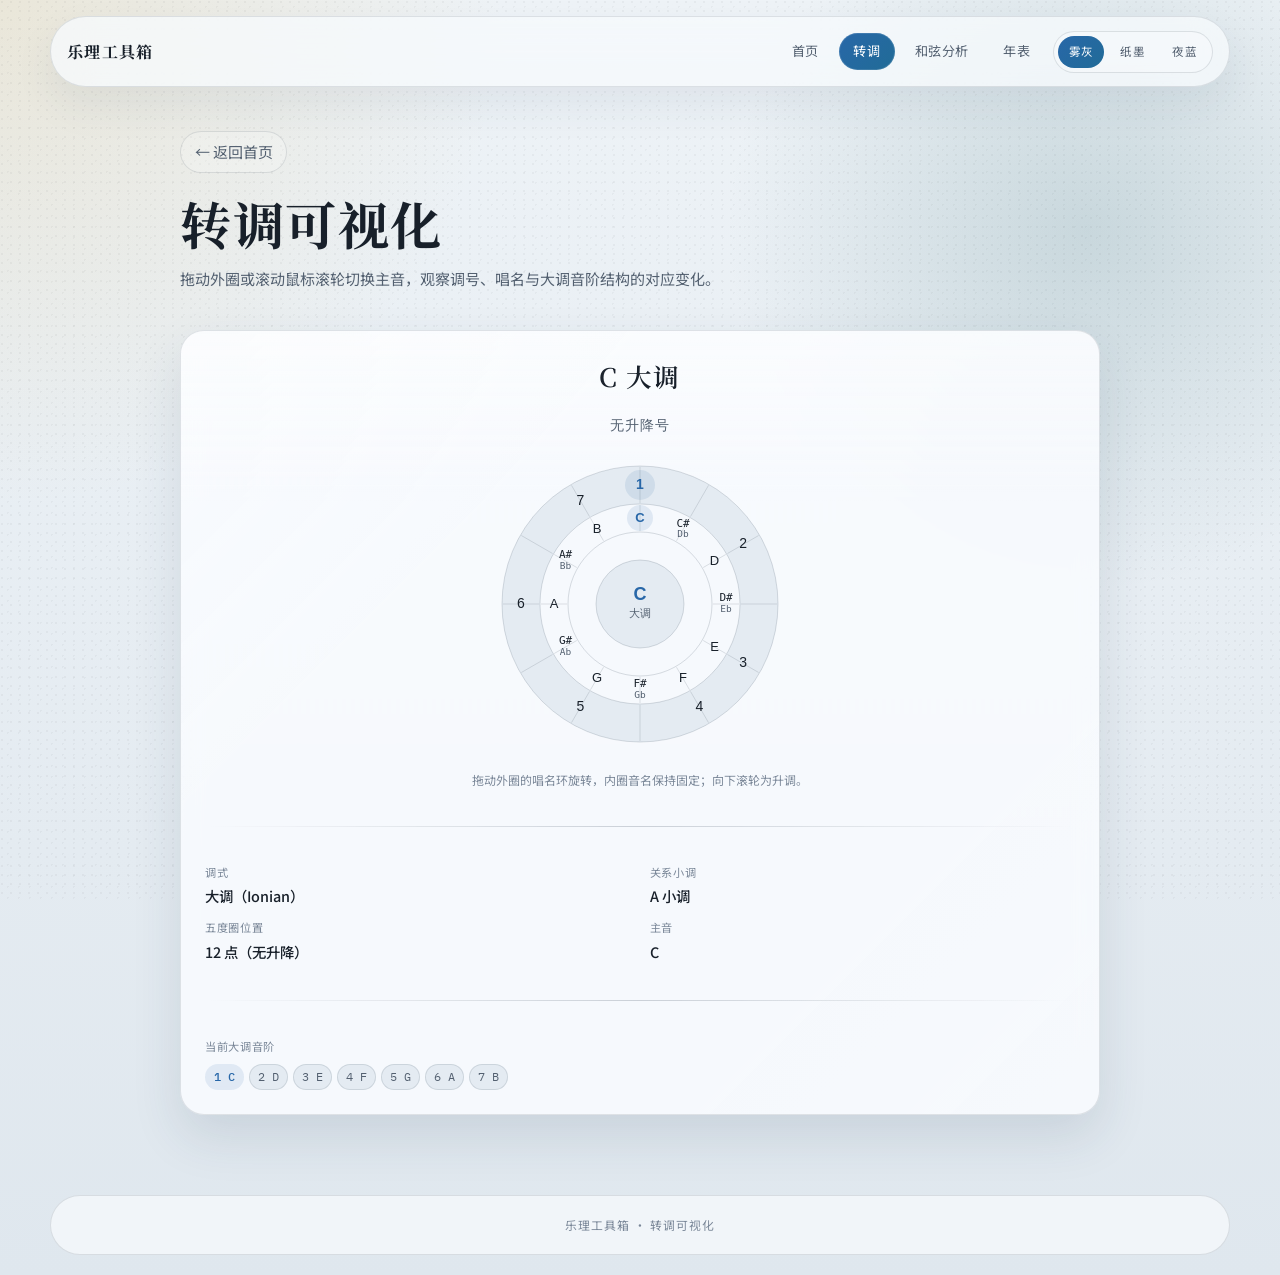
<file: tools/transposition.html>
﻿<!DOCTYPE html>
<html lang="zh-CN">
<head>
<meta charset="UTF-8">
<meta name="viewport" content="width=device-width, initial-scale=1.0">
<title>转调可视化 · 乐理工具箱</title>
<link rel="stylesheet" href="../assets/css/app.css">
<style>
  .dial-wrap{position:relative;width:300px;height:300px;cursor:grab;user-select:none;touch-action:none;margin:0 auto}.dial-wrap:active{cursor:grabbing}canvas{position:absolute;top:0;left:0}
  .key-display{font-family:'Noto Serif SC',serif;font-size:1.6rem;font-weight:600;text-align:center;letter-spacing:.05em}
  .acc-display{font-family:'IBM Plex Mono',monospace;font-size:.88rem;color:var(--text-sec);text-align:center;min-height:1.4em;letter-spacing:.06em}
  .hint{font-size:.75rem;color:var(--text-ter);text-align:center}
  .info-grid{display:grid;grid-template-columns:1fr 1fr;gap:.6rem 1.2rem}
  .info-row{display:flex;flex-direction:column;gap:2px}.info-label{font-size:.7rem;text-transform:uppercase;letter-spacing:.06em;color:var(--text-ter)}.info-val{font-size:.9rem;font-weight:500}
  .scale-label{font-size:.7rem;text-transform:uppercase;letter-spacing:.06em;color:var(--text-ter);margin-bottom:.5rem}.scale-notes{display:flex;gap:5px;flex-wrap:wrap}
  .note-pill{font-size:.72rem;font-family:'IBM Plex Mono',monospace;padding:2px 8px;border-radius:20px;background:var(--surface2);border:1px solid var(--border);color:var(--text-sec)}.note-pill.root{background:var(--accent-bg);border-color:transparent;color:var(--accent);font-weight:500}
</style>
</head>
<body>
<nav class="nav">
  <a class="nav-brand" href="../index.html">乐理工具箱</a>
  <div class="nav-tools">
    <ul class="nav-links">
      <li><a href="../index.html">首页</a></li>
      <li><a href="transposition.html" class="active">转调</a></li>
      <li><a href="chord_analysis.html">和弦分析</a></li>
      <li><a href="timeline.html">年表</a></li>
    </ul>
    <div class="theme-switcher" aria-label="配色方案">
      <button class="theme-btn" type="button" data-theme-choice="slate">雾灰</button>
      <button class="theme-btn" type="button" data-theme-choice="parchment">纸墨</button>
      <button class="theme-btn" type="button" data-theme-choice="night">夜蓝</button>
    </div>
  </div>
</nav>
<div class="page">
  <a class="back-link" href="../index.html">← 返回首页</a>
  <div class="page-header">
    <h1>转调可视化</h1>
    <p>拖动外圈或滚动鼠标滚轮切换主音，观察调号、唱名与大调音阶结构的对应变化。</p>
  </div>
  <div class="card" style="display:flex;flex-direction:column;align-items:center;gap:1rem;">
    <div class="key-display" id="key-name">C 大调</div>
    <div class="acc-display" id="acc-disp">无升降号</div>
    <div class="dial-wrap" id="dial-wrap"><canvas id="cv" width="300" height="300"></canvas></div>
    <div class="hint">拖动外圈的唱名环旋转，内圈音名保持固定；向下滚轮为升调。</div>
    <div class="divider" style="width:100%"></div>
    <div class="info-grid" style="width:100%">
      <div class="info-row"><span class="info-label">调式</span><span class="info-val">大调（Ionian）</span></div>
      <div class="info-row"><span class="info-label">关系小调</span><span class="info-val" id="i-rel">A 小调</span></div>
      <div class="info-row"><span class="info-label">五度圈位置</span><span class="info-val" id="i-circle">12 点（无升降）</span></div>
      <div class="info-row"><span class="info-label">主音</span><span class="info-val" id="i-tonic">C</span></div>
    </div>
    <div class="divider" style="width:100%"></div>
    <div style="width:100%"><div class="scale-label">当前大调音阶</div><div class="scale-notes" id="scale-notes"></div></div>
  </div>
</div>
<footer class="footer">乐理工具箱 · 转调可视化</footer>
<script src="../assets/js/transposition.js"></script>
<script src="../assets/js/theme.js"></script>
</body>
</html>
</file>
<file: assets/css/app.css>
@import url('https://fonts.googleapis.com/css2?family=IBM+Plex+Mono:wght@400;500&family=Noto+Sans+SC:wght@400;500;700&family=Noto+Serif+SC:wght@400;600;700&display=swap');

:root {
  --bg: #eef3f7;
  --bg-deep: #dfe7ee;
  --surface: rgba(250, 252, 255, 0.86);
  --surface-strong: rgba(247, 250, 253, 0.96);
  --surface2: #e4ebf2;
  --surface3: #d1dce8;
  --text-pri: #18202a;
  --text-sec: #536070;
  --text-ter: #7a8798;
  --border: rgba(29, 44, 63, 0.12);
  --border-mid: rgba(29, 44, 63, 0.2);
  --accent: #2867a8;
  --accent-2: #0f766e;
  --accent-3: #d79331;
  --accent-bg: rgba(40, 103, 168, 0.11);
  --shadow-soft: 0 18px 40px rgba(41, 63, 89, 0.08);
  --shadow-card: 0 22px 50px rgba(35, 55, 79, 0.12);
  --radius-xs: 10px;
  --radius-sm: 14px;
  --radius: 24px;
  --radius-lg: 34px;
  --page-max: 1180px;
}

:root[data-theme='parchment'] {
  --bg: #f4efe6;
  --bg-deep: #eadfce;
  --surface: rgba(255, 251, 245, 0.86);
  --surface-strong: rgba(255, 248, 238, 0.96);
  --surface2: #efe5d7;
  --surface3: #e4d4bf;
  --text-pri: #1d1a16;
  --text-sec: #5d5348;
  --text-ter: #8d8174;
  --border: rgba(48, 33, 15, 0.12);
  --border-mid: rgba(48, 33, 15, 0.2);
  --accent: #b54d2f;
  --accent-2: #1c5962;
  --accent-3: #d4a53d;
  --accent-bg: rgba(181, 77, 47, 0.11);
  --shadow-soft: 0 18px 40px rgba(88, 63, 34, 0.08);
  --shadow-card: 0 22px 50px rgba(74, 51, 23, 0.12);
}

:root[data-theme='night'] {
  --bg: #151a22;
  --bg-deep: #0f131a;
  --surface: rgba(26, 33, 43, 0.88);
  --surface-strong: rgba(30, 38, 50, 0.96);
  --surface2: #253040;
  --surface3: #304055;
  --text-pri: #edf3fb;
  --text-sec: #b8c5d7;
  --text-ter: #8796a9;
  --border: rgba(220, 231, 248, 0.09);
  --border-mid: rgba(220, 231, 248, 0.16);
  --accent: #63a4ff;
  --accent-2: #58c7be;
  --accent-3: #f0b65d;
  --accent-bg: rgba(99, 164, 255, 0.14);
  --shadow-soft: 0 18px 40px rgba(0, 0, 0, 0.3);
  --shadow-card: 0 24px 60px rgba(0, 0, 0, 0.35);
}

*,
*::before,
*::after {
  box-sizing: border-box;
  margin: 0;
  padding: 0;
}

html {
  scroll-behavior: smooth;
  color-scheme: light;
  transition: background-color 0.28s ease, color 0.28s ease;
}

html[data-theme='night'] {
  color-scheme: dark;
}

body {
  position: relative;
  min-height: 100vh;
  overflow-x: hidden;
  font-family: 'Noto Sans SC', sans-serif;
  font-size: 15px;
  line-height: 1.7;
  color: var(--text-pri);
  background:
    radial-gradient(circle at top left, rgba(212, 165, 61, 0.16), transparent 28%),
    radial-gradient(circle at 85% 18%, rgba(28, 89, 98, 0.17), transparent 24%),
    linear-gradient(180deg, var(--bg), var(--bg-deep));
  transition: background 0.32s ease, color 0.28s ease;
}

body::before,
body::after {
  content: '';
  position: fixed;
  inset: 0;
  pointer-events: none;
  z-index: -1;
}

body::before {
  background:
    linear-gradient(rgba(255, 255, 255, 0.018) 1px, transparent 1px),
    linear-gradient(90deg, rgba(255, 255, 255, 0.018) 1px, transparent 1px);
  background-size: 28px 28px;
  mask-image: linear-gradient(180deg, rgba(0, 0, 0, 0.5), transparent 88%);
  transition: opacity 0.28s ease;
}

body::after {
  opacity: 0.18;
  background-image:
    radial-gradient(circle at 20% 20%, rgba(0, 0, 0, 0.18) 0 1px, transparent 1px),
    radial-gradient(circle at 70% 60%, rgba(0, 0, 0, 0.16) 0 1px, transparent 1px);
  background-size: 9px 9px, 11px 11px;
  mix-blend-mode: multiply;
  transition: opacity 0.28s ease;
}

:root.theme-animating body::before,
:root.theme-animating body::after {
  opacity: 0.1;
}

a {
  color: inherit;
}

.nav {
  position: sticky;
  top: 0;
  z-index: 100;
  display: flex;
  align-items: center;
  justify-content: space-between;
  gap: 1rem;
  width: min(calc(100% - 1.5rem), var(--page-max));
  margin: 1rem auto 0;
  padding: 0.85rem 1rem;
  border: 1px solid var(--border);
  border-radius: 999px;
  background: color-mix(in srgb, var(--surface-strong) 82%, transparent);
  backdrop-filter: blur(18px);
  box-shadow: var(--shadow-soft);
  transition: background 0.28s ease, border-color 0.28s ease, box-shadow 0.28s ease, color 0.28s ease;
}

.nav-brand {
  font-family: 'Noto Serif SC', serif;
  font-size: 1rem;
  font-weight: 700;
  letter-spacing: 0.08em;
  text-decoration: none;
  white-space: nowrap;
}

.nav-links {
  display: flex;
  flex-wrap: wrap;
  justify-content: flex-end;
  gap: 0.35rem;
  list-style: none;
}

.nav-links a {
  position: relative;
  display: inline-flex;
  align-items: center;
  justify-content: center;
  min-height: 36px;
  padding: 0.45rem 0.9rem;
  border-radius: 999px;
  color: var(--text-sec);
  text-decoration: none;
  font-size: 0.82rem;
  letter-spacing: 0.04em;
  transition: color 0.22s ease, background 0.22s ease, transform 0.18s ease;
}

.nav-links a:hover {
  color: var(--text-pri);
  background: rgba(255, 255, 255, 0.24);
  transform: translateY(-1px);
}

.nav-links a.active {
  color: #fff;
  background: linear-gradient(135deg, var(--accent), color-mix(in srgb, var(--accent) 70%, var(--accent-2)));
  box-shadow: inset 0 0 0 1px rgba(255, 255, 255, 0.12);
}

.nav-tools {
  display: flex;
  align-items: center;
  gap: 0.55rem;
}

.theme-switcher {
  display: inline-flex;
  align-items: center;
  gap: 0.35rem;
  padding: 0.25rem;
  border: 1px solid var(--border);
  border-radius: 999px;
  background: rgba(255, 255, 255, 0.18);
  transition: background 0.22s ease, border-color 0.22s ease;
}

.theme-btn {
  min-width: 32px;
  height: 32px;
  padding: 0 0.65rem;
  border: 0;
  border-radius: 999px;
  background: transparent;
  color: var(--text-sec);
  font: inherit;
  font-size: 0.72rem;
  letter-spacing: 0.06em;
  cursor: pointer;
  transition: background 0.22s ease, color 0.22s ease, transform 0.18s ease, box-shadow 0.22s ease;
}

.theme-btn:hover {
  color: var(--text-pri);
  background: rgba(255, 255, 255, 0.22);
}

.theme-btn.active {
  color: #fff;
  background: linear-gradient(135deg, var(--accent), color-mix(in srgb, var(--accent) 72%, var(--accent-2)));
}

.page,
.page-wide {
  width: min(calc(100% - 2rem), var(--page-max));
  margin: 0 auto;
  padding: 2.75rem 0 5rem;
  animation: rise-in 0.5s ease;
  transition: color 0.28s ease;
}

.page {
  max-width: 920px;
}

.page-wide {
  max-width: 1180px;
}

.page-header {
  margin-bottom: 2.4rem;
}

.page-header h1 {
  font-family: 'Noto Serif SC', serif;
  font-size: clamp(2rem, 4vw, 3.2rem);
  font-weight: 700;
  line-height: 1.12;
  letter-spacing: 0.03em;
}

.page-header p {
  max-width: 700px;
  margin-top: 0.8rem;
  color: var(--text-sec);
  font-size: 0.94rem;
  transition: color 0.28s ease;
}

.card {
  position: relative;
  overflow: hidden;
  border: 1px solid var(--border);
  border-radius: var(--radius);
  background: linear-gradient(180deg, rgba(255, 255, 255, 0.38), transparent 22%), var(--surface);
  backdrop-filter: blur(12px);
  box-shadow: var(--shadow-card);
  padding: 1.5rem;
  transition: background 0.28s ease, border-color 0.28s ease, box-shadow 0.28s ease, color 0.28s ease;
}

.card::after {
  content: '';
  position: absolute;
  inset: 0;
  pointer-events: none;
  background: linear-gradient(135deg, rgba(255, 255, 255, 0.18), transparent 30%, transparent 70%, rgba(255, 255, 255, 0.06));
}

.card + .card {
  margin-top: 1rem;
}

.divider {
  height: 1px;
  margin: 1.25rem 0;
  background: linear-gradient(90deg, transparent, var(--border-mid), transparent);
}

.pill,
.pill-accent {
  display: inline-flex;
  align-items: center;
  gap: 0.35rem;
  min-height: 28px;
  padding: 0.2rem 0.75rem;
  border-radius: 999px;
  border: 1px solid var(--border);
  background: color-mix(in srgb, var(--surface2) 86%, transparent);
  color: var(--text-sec);
  font-family: 'IBM Plex Mono', monospace;
  font-size: 0.72rem;
}

.pill-accent {
  border-color: transparent;
  background: var(--accent-bg);
  color: var(--accent);
}

.pill,
.pill-accent {
  transition: background 0.22s ease, border-color 0.22s ease, color 0.22s ease;
}

.btn {
  display: inline-flex;
  align-items: center;
  justify-content: center;
  gap: 0.45rem;
  min-height: 42px;
  padding: 0.65rem 1.1rem;
  border: 1px solid var(--border-mid);
  border-radius: 999px;
  background: color-mix(in srgb, var(--surface-strong) 72%, transparent);
  color: var(--text-pri);
  text-decoration: none;
  font: inherit;
  font-size: 0.86rem;
  font-weight: 700;
  letter-spacing: 0.03em;
  cursor: pointer;
  box-shadow: 0 8px 20px rgba(0, 0, 0, 0.05);
  transition: transform 0.18s ease, box-shadow 0.22s ease, background 0.22s ease, border-color 0.22s ease, color 0.22s ease;
}

.btn:hover {
  transform: translateY(-1px);
  background: color-mix(in srgb, var(--surface-strong) 88%, transparent);
  box-shadow: 0 14px 28px rgba(0, 0, 0, 0.08);
}

.btn:active {
  transform: translateY(0);
}

.btn-accent {
  border-color: transparent;
  background: linear-gradient(135deg, var(--accent), color-mix(in srgb, var(--accent) 72%, var(--accent-2)));
  color: #fff;
}

.btn-accent:hover {
  background: linear-gradient(135deg, color-mix(in srgb, var(--accent) 92%, white), color-mix(in srgb, var(--accent-2) 86%, var(--accent)));
}

.tool-grid {
  display: grid;
  grid-template-columns: repeat(auto-fit, minmax(220px, 1fr));
  gap: 1rem;
}

.tool-card {
  position: relative;
  overflow: hidden;
  display: grid;
  gap: 0.65rem;
  min-height: 220px;
  padding: 1.35rem;
  border: 1px solid var(--border);
  border-radius: 30px;
  text-decoration: none;
  background:
    radial-gradient(circle at top right, rgba(212, 165, 61, 0.18), transparent 28%),
    linear-gradient(180deg, color-mix(in srgb, var(--surface-strong) 78%, transparent), var(--surface));
  box-shadow: var(--shadow-card);
  transition: transform 0.2s ease, border-color 0.24s ease, box-shadow 0.24s ease, background 0.24s ease, color 0.24s ease;
}

.tool-card::before {
  content: '';
  position: absolute;
  inset: auto 1.1rem 1rem auto;
  width: 72px;
  height: 72px;
  border-radius: 24px;
  background: linear-gradient(135deg, rgba(28, 89, 98, 0.14), rgba(212, 165, 61, 0.08));
  transform: rotate(12deg);
  transition: background 0.24s ease, opacity 0.24s ease;
}

.tool-card:hover {
  transform: translateY(-5px) rotate(-0.4deg);
  border-color: var(--border-mid);
  box-shadow: 0 26px 58px rgba(52, 36, 18, 0.18);
}

.tool-card-icon,
.tool-card-name,
.tool-card-desc {
  position: relative;
  z-index: 1;
}

.tool-card-icon {
  display: inline-flex;
  align-items: center;
  justify-content: center;
  width: 52px;
  height: 52px;
  border-radius: 18px;
  background: linear-gradient(135deg, var(--accent-bg), rgba(255, 255, 255, 0.2));
  color: var(--accent);
  font-size: 1.4rem;
}

.tool-card-name {
  font-family: 'Noto Serif SC', serif;
  font-size: 1.05rem;
  font-weight: 700;
}

.tool-card-desc {
  color: var(--text-sec);
  font-size: 0.82rem;
  line-height: 1.65;
  transition: color 0.24s ease;
}

.back-link {
  display: inline-flex;
  align-items: center;
  gap: 0.45rem;
  margin-bottom: 1.4rem;
  padding: 0.45rem 0.85rem;
  border: 1px solid var(--border);
  border-radius: 999px;
  background: rgba(255, 255, 255, 0.22);
  color: var(--text-sec);
  text-decoration: none;
  transition: color 0.22s ease, transform 0.18s ease, background 0.22s ease, border-color 0.22s ease;
}

.back-link:hover {
  color: var(--text-pri);
  transform: translateX(-2px);
  background: rgba(255, 255, 255, 0.34);
}

.footer {
  width: min(calc(100% - 2rem), var(--page-max));
  margin: 0 auto 1.25rem;
  padding: 1.2rem 1.25rem;
  border: 1px solid var(--border);
  border-radius: 999px;
  background: color-mix(in srgb, var(--surface-strong) 78%, transparent);
  text-align: center;
  color: var(--text-ter);
  font-size: 0.74rem;
  letter-spacing: 0.08em;
  transition: background 0.28s ease, border-color 0.28s ease, color 0.28s ease;
}

.input,
.textarea,
.select,
.chip,
.mini,
.event,
.state,
.tone-chip,
.interval-chip,
.alias-chip,
.note-pill,
.metric,
.hero-panel,
.hero-side {
  transition: background 0.24s ease, border-color 0.24s ease, color 0.24s ease, box-shadow 0.24s ease, opacity 0.24s ease;
}

.dial-wrap canvas {
  transition: opacity 0.18s ease, filter 0.22s ease;
}

:root.theme-animating .dial-wrap canvas {
  opacity: 0.78;
  filter: saturate(0.92);
}

.mono {
  font-family: 'IBM Plex Mono', monospace;
}

.serif {
  font-family: 'Noto Serif SC', serif;
}

.muted {
  color: var(--text-sec);
}

.center {
  text-align: center;
}

@keyframes rise-in {
  from {
    opacity: 0;
    transform: translateY(14px);
  }
  to {
    opacity: 1;
    transform: translateY(0);
  }
}

@media (max-width: 900px) {
  .nav {
    width: calc(100% - 1rem);
    margin-top: 0.5rem;
    padding: 0.75rem;
    border-radius: 24px;
    align-items: flex-start;
    flex-direction: column;
  }

  .nav-links {
    width: 100%;
    justify-content: flex-start;
  }

  .nav-tools {
    width: 100%;
    justify-content: space-between;
    flex-wrap: wrap;
  }

  .page,
  .page-wide {
    width: calc(100% - 1.2rem);
    padding-top: 2rem;
  }

  .footer {
    width: calc(100% - 1.2rem);
    border-radius: 22px;
  }
}
</file>
